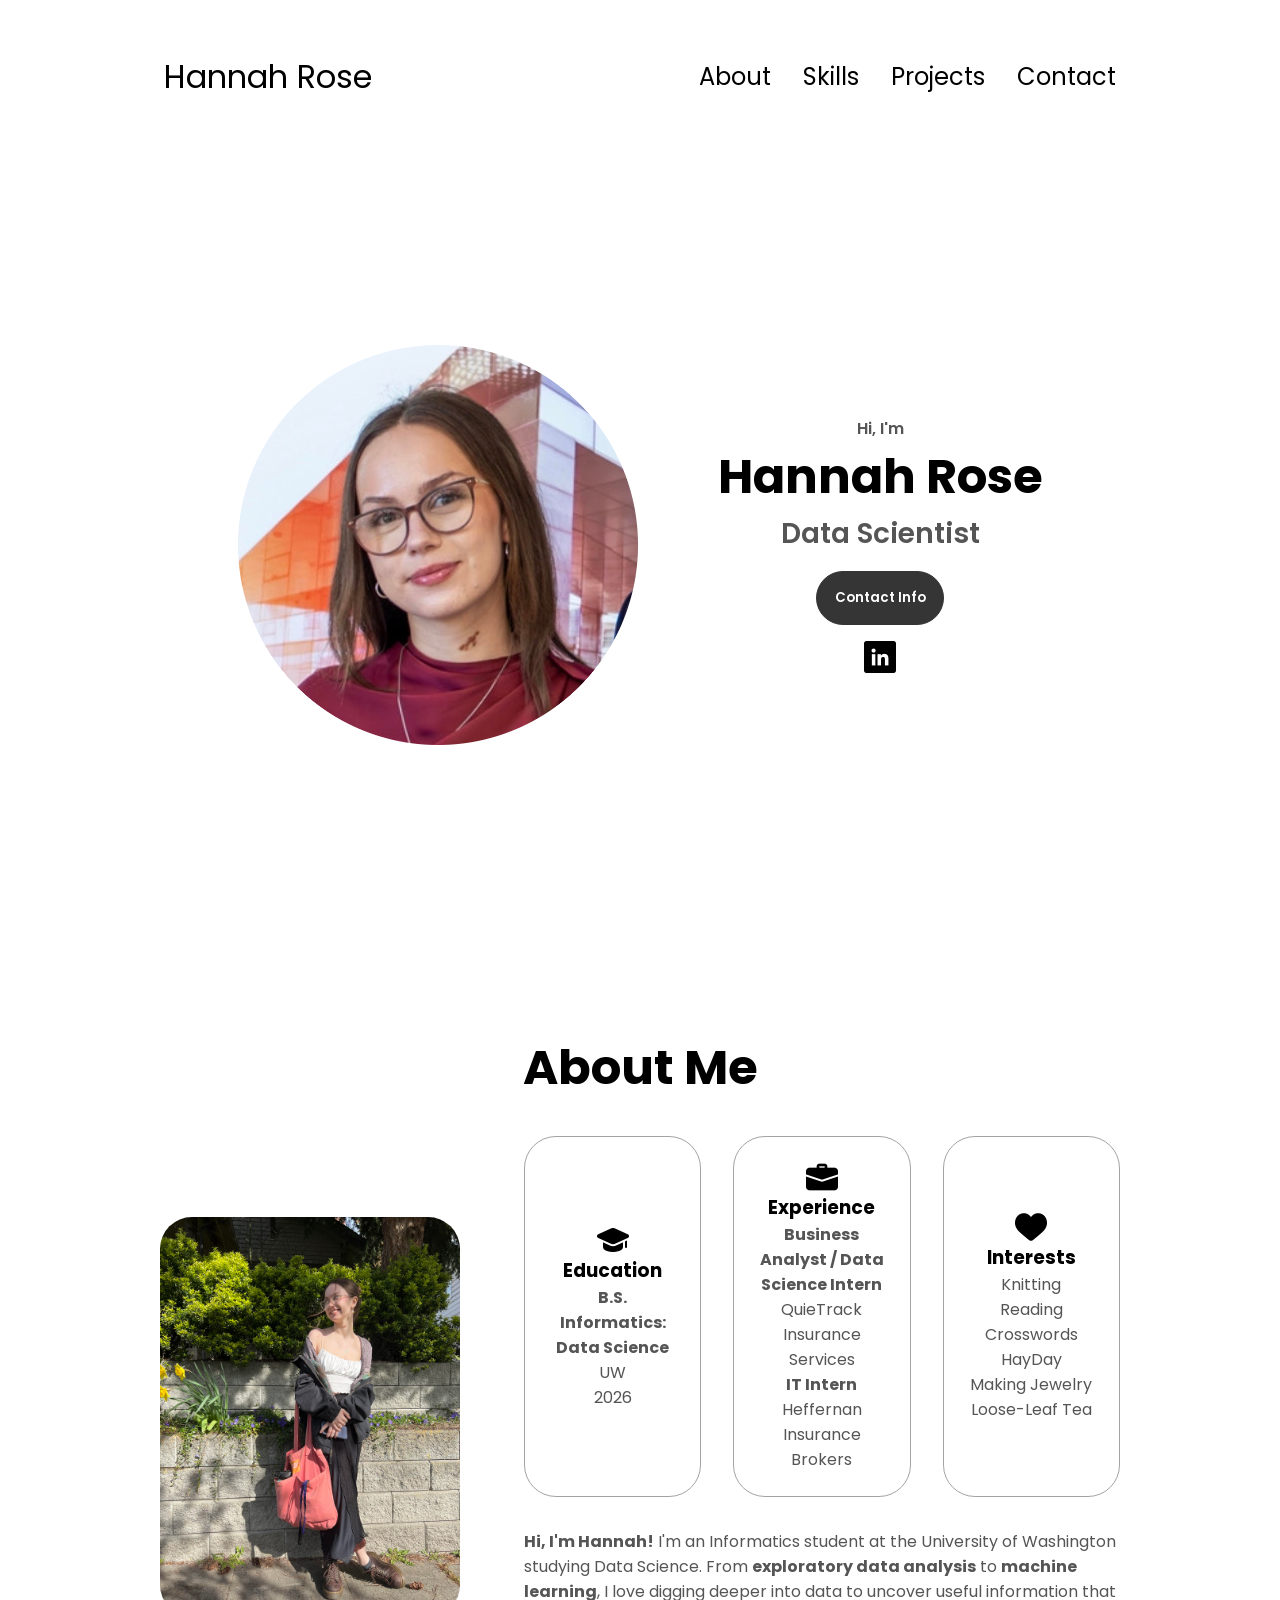
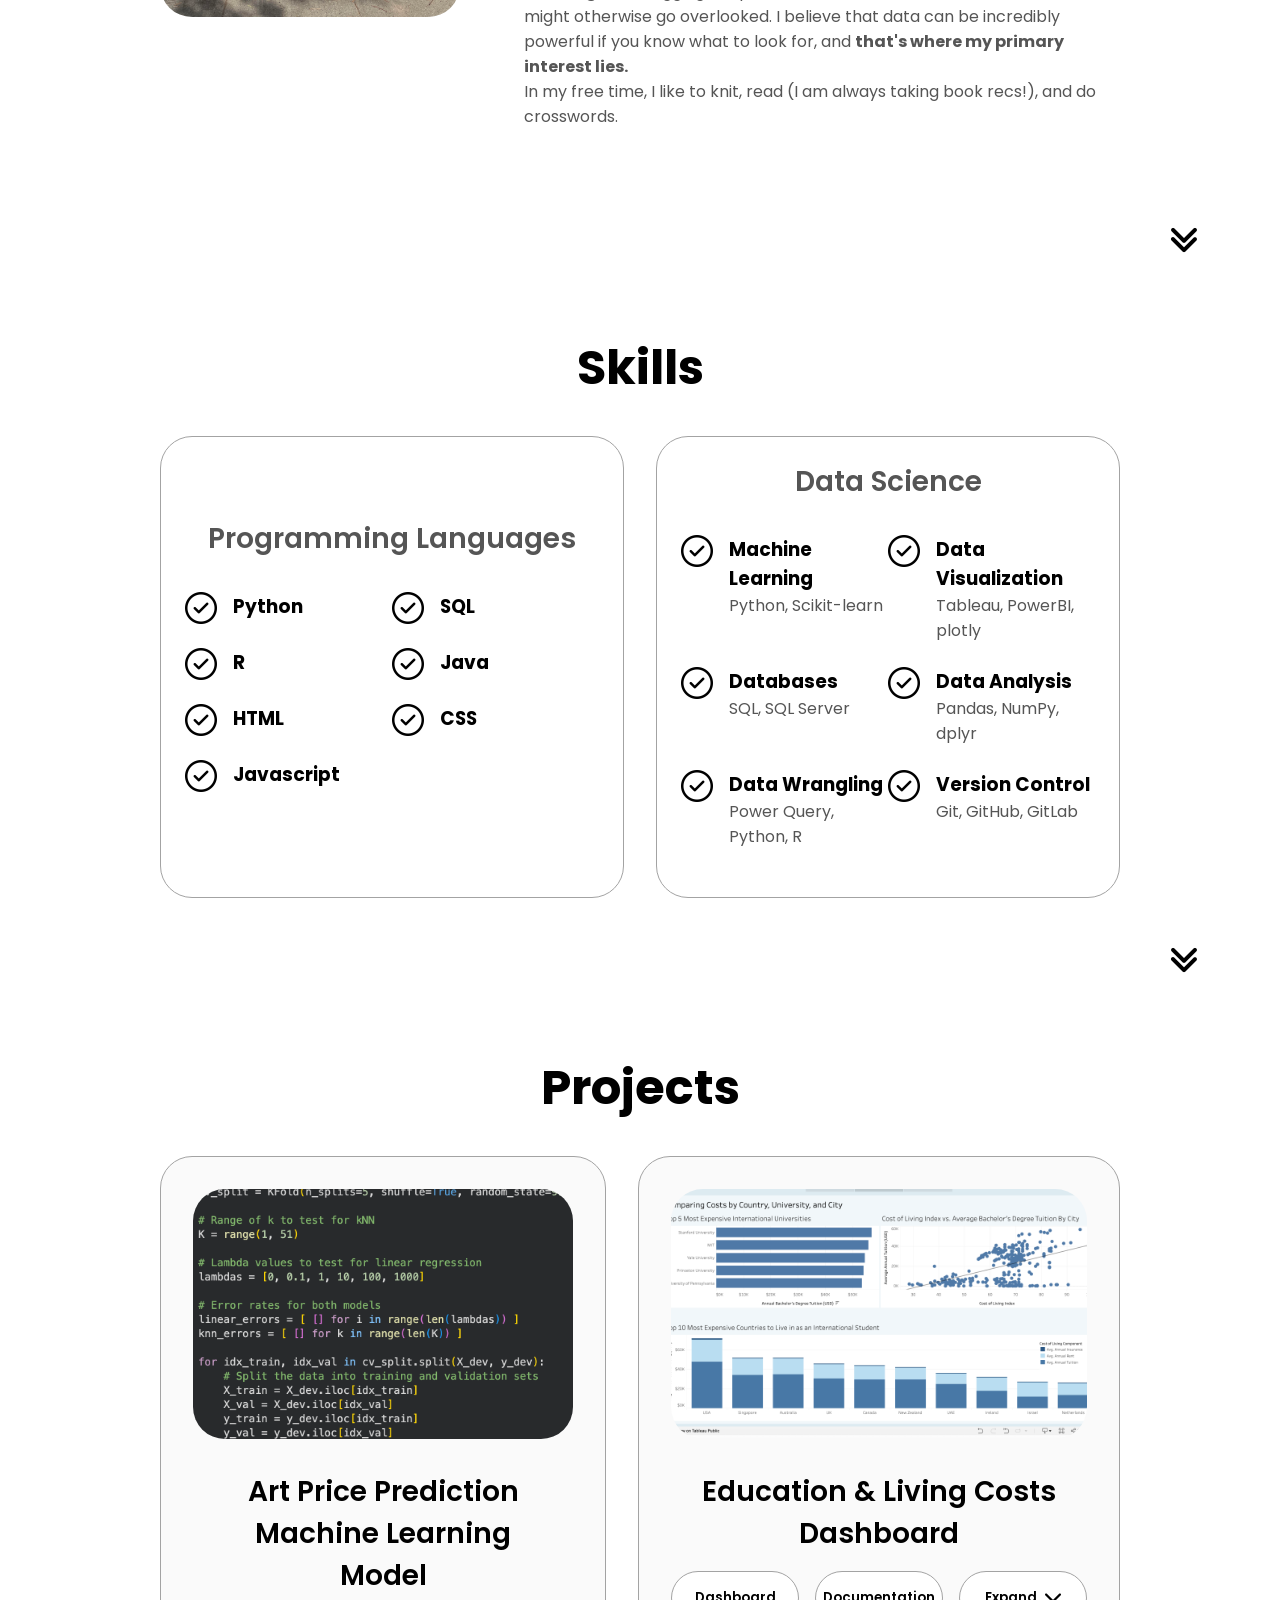
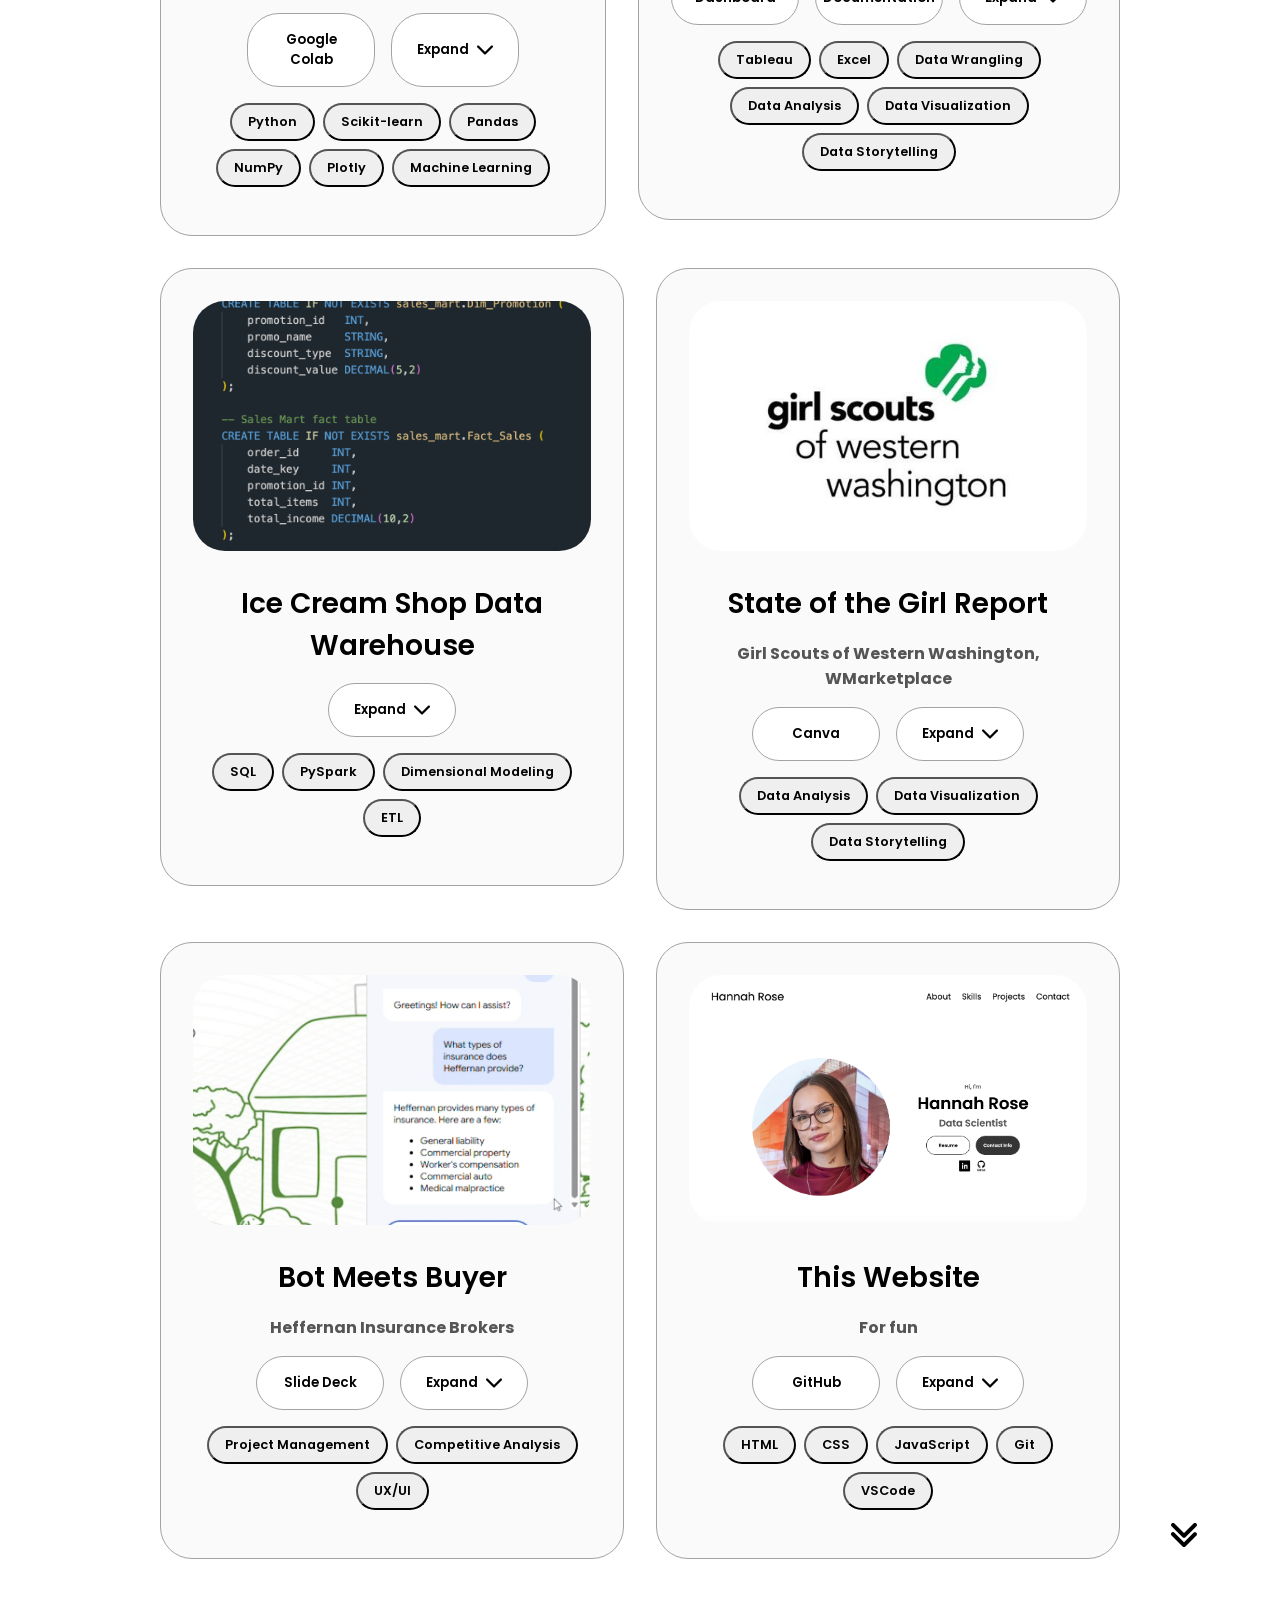
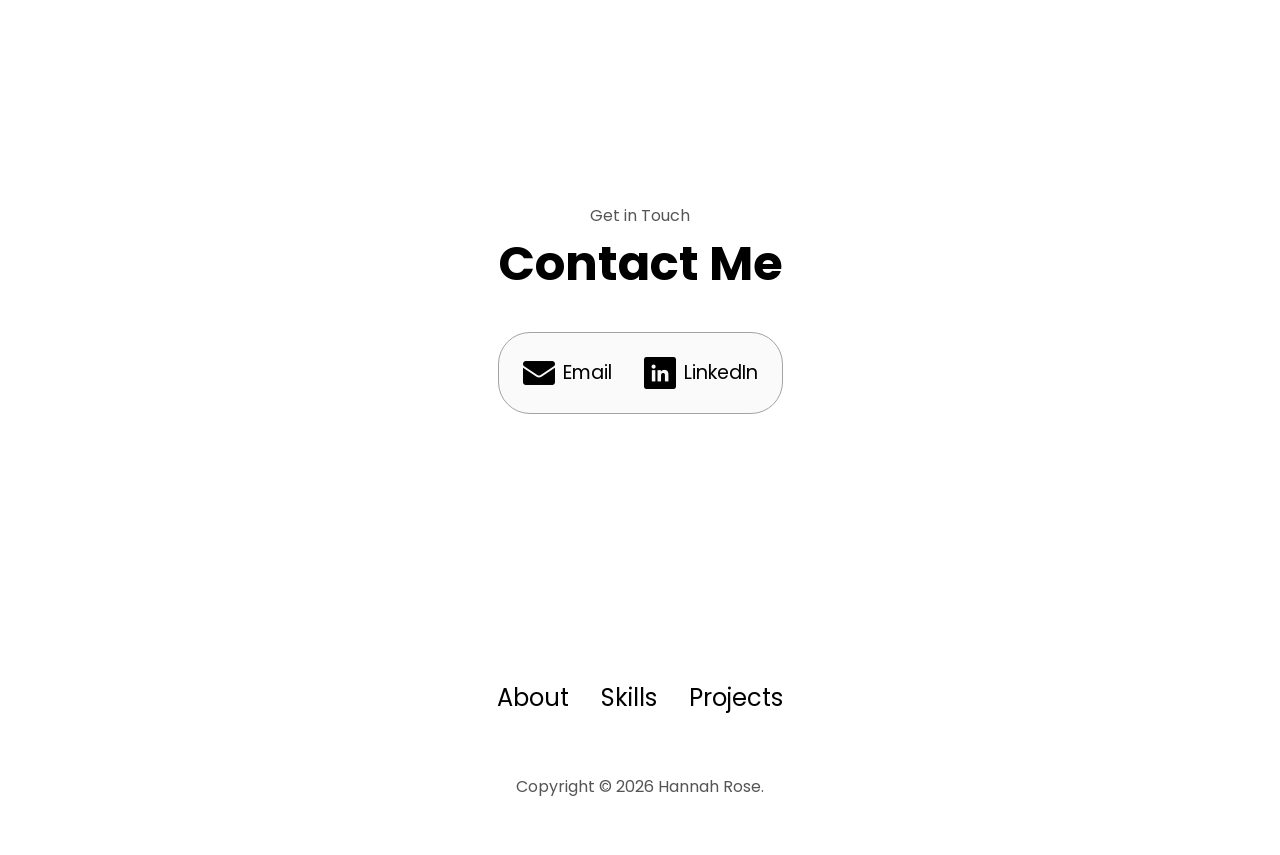
<file: index.html>
<!DOCTYPE html>
<html lang="en">
<head>
    <title>Hannah Rose</title>
    <meta charset="UTF-8">
    <meta name="viewport" content="width=device-width, initial-scale=1.0">
    <link rel="stylesheet" href="css/style.css">
    <link rel="stylesheet" href="css/mediaqueries.css">
    <link rel="icon" type="image/x-icon" href="./assets/profile-pic.png">

<body>
  <nav id="desktop-nav">
      <div class="logo">Hannah Rose</div>
      <div>
          <ul class="nav-links">
              <li><a href="#about">About</a></li>
              <li><a href="#skills">Skills</a></li>
              <li><a href="#projects">Projects</a></li>
              <li><a href="#contact">Contact</a></li>
          </ul>
      </div>
  </nav>
  <nav id="hamburger-nav">
      <div class="logo">Hannah Rose</div>
      <div class="hamburger-menu">
      <div class="hamburger-icon" onclick="toggleMenu()">
        <span></span>
        <span></span>
        <span></span>
      </div>
      <div class="menu-links">
        <li><a href="#about" onclick="toggleMenu()">About</a></li>
        <li><a href="#experience" onclick="toggleMenu()">Experience</a></li>
        <li><a href="#projects" onclick="toggleMenu()">Projects</a></li>
        <li><a href="#contact" onclick="toggleMenu()">Contact</a></li>
      </div>
    </div>
  </nav>
  <section id="profile">
      <div class="section__pic-container">
          <img src="./assets/profile-pic.png" alt="Hannah Rose Profile Picture"/>
      </div>
      <div class="section__text">
          <p class="section__text__p1">Hi, I'm</p>
          <h1 class="title">Hannah Rose</h1>
          <p class="section__text__p2">Data Scientist</p>
          <div class="btn-container">
              <button class="btn btn-color-1" onclick="location.href='./#contact'">
                  Contact Info
              </button>
          </div>
          <div id="socials-container">
              <img src="./assets/linkedin.png" alt="LinkedIn logo"
              class="icon" onclick="window.open('https://www.linkedin.com/in/hannah-j-rose/', '_blank')"/>
          </div> 
      </div>
      
  </section>
  <section id="about">
      <h1 class="title">About Me</h1>
      <div class="section-container">
          <div class="section__pic-container">
              <img src="./assets/personality-pic.jpg" alt="photo of white woman with brown hair, wearing a jacket, a white tank top, and a skirt, carrying a pink bag." class="about-pic"/>
          </div>
          <div class="about-details-container">
              <div class="about-containers">
                <div class="details-container">
                  <img src="./assets/graduation.png" alt="graduation cap icon" class="icon" />
                  <h3>Education</h3>
                  <p class="degree">B.S. Informatics:</p>
                  <p class="degree">Data Science<br /></p>
                  <p>UW</p>
                  <p>2026</p>  
                </div>
                <div class="details-container">
                      <img src="./assets/suitcase.png" alt="suitcase icon" class="icon"/>
                      <h3>Experience</h3>
                      <p class="degree">Business Analyst / Data Science Intern</p>
                      <p>QuieTrack Insurance Services</p>
                      <p class="degree">IT Intern</p>
                      <p>Heffernan Insurance Brokers</p>
                  </div>
                  <div class="details-container">
                      <img src="./assets/heart.png" alt="heart icon" class="icon"/>
                      <h3>Interests</h3>
                      <p>Knitting</p>
                      <p>Reading</p>
                      <p>Crosswords</p>
                      <p>HayDay</p>
                      <p>Making Jewelry</p>
                      <p>Loose-Leaf Tea</p>
                      <p></p>
                  </div>
              </div>
              <div class="text-container">
                  <p>
                      <strong>Hi, I'm Hannah!</strong> I'm an Informatics student at the University of Washington studying Data Science. From <strong>exploratory data analysis</strong> to <strong>machine learning</strong>, I love digging deeper into data to uncover useful information that might otherwise go overlooked. I believe that data can be incredibly powerful if you know what to look for, and <strong>that's where my primary interest lies.</strong>
                  </p>
                  <p>
                    In my free time, I like to knit, read (I am always taking book recs!), and do crosswords.
                  </p>
              </div>
          </div>
      </div>
      <img src="./assets/arrow.png" alt="arrow icon" class="icon arrow" onclick="location.href='./#skills'">
  </section>
  <section id="skills">
    <h1 class="title">Skills</h1>
    <div class="skills-details-container">
      <div class="about-containers">
        <div class="details-container">
          <h2 class="skills-subtitle">Programming Languages</h2>
          <div class="article-container">
            <article>
              <img src="./assets/check-mark.png" alt="Check mark" class="icon" />
              <div>
                <h3>Python</h3>
              </div>
            </article>
            <article>
              <img src="./assets/check-mark.png" alt="Check mark" class="icon" />
              <div>
                <h3>SQL</h3>
              </div>
            </article>
            <article>
              <img src="./assets/check-mark.png" alt="Check mark" class="icon" />
              <div>
                <h3>R</h3>
              </div>
            </article>
            <article>
              <img src="./assets/check-mark.png" alt="Check mark" class="icon" />
              <div>
                <h3>Java</h3>
              </div>
            </article>
            <article>
              <img src="./assets/check-mark.png" alt="Check mark" class="icon" />
              <div>
                <h3>HTML</h3>
              </div>
            </article>
            <article>
              <img src="./assets/check-mark.png" alt="Check mark" class="icon" />
              <div>
                <h3>CSS</h3>
              </div>
            </article>
            <article>
              <img src="./assets/check-mark.png" alt="Check mark" class="icon" />
              <div>
                <h3>Javascript</h3>
              </div>
            </article>
          </div>
        </div>
        <div class="details-container">
          <h2 class="skills-subtitle">Data Science</h2>
          <div class="article-container">
            <article>
              <img src="./assets/check-mark.png" alt="Check mark" class="icon" />
              <div>
                <h3>Machine Learning</h3>
                <p>Python, Scikit-learn</p>
              </div>
            </article>
            <article>
              <img src="./assets/check-mark.png" alt="Check mark" class="icon" />
              <div>
                <h3>Data Visualization</h3>
                <p>Tableau, PowerBI, plotly</p>
              </div>
            </article>
            <article>
              <img src="./assets/check-mark.png" alt="Check mark" class="icon" />
              <div>
                <h3>Databases</h3>
                <p>SQL, SQL Server</p>
              </div>
            </article>
            <article>
              <img src="./assets/check-mark.png" alt="Check mark" class="icon" />
              <div>
                <h3>Data Analysis</h3>
                <p>Pandas, NumPy, dplyr</p>
              </div>
            </article>
            <article>
              <img src="./assets/check-mark.png" alt="Check mark" class="icon" />
              <div>
                <h3>Data Wrangling</h3>
                <p>Power Query, Python, R</p>
              </div>
            </article>
            <article>
              <img src="./assets/check-mark.png" alt="Check mark" class="icon" />
              <div>
                <h3>Version Control</h3>
                <p>Git, GitHub, GitLab</p>
              </div>
            </article>
          </div>
        </div>
      </div>
    </div>
    <img src="./assets/arrow.png" alt="Arrow icon" class="icon arrow" onclick="location.href='./#projects'" />
  </section>
  <section id="projects">
    <h1 class="title">Projects</h1>
    <div class="skills-details-container">
      <div class="about-containers">
        <div class="details-container color-container">
          <div class="article-container">
            <img src="./assets/Colab.png" alt="Google Colab Screenshot" class="project-img"/>
          </div>
          <h2 class="skills-subtitle project-title">Art Price Prediction Machine Learning Model</h2>
          <div class="btn-container">
            <button class="btn btn-color-2 project-btn" onclick="window.open('https://colab.research.google.com/drive/1Jcdwm56y_BW7TEd4QZkJyex1OiayGRss?usp=sharing', '_blank')">Google Colab</button>
            <button class="btn btn-color-2 project-btn" onclick="toggleDescription(this)">
              <span class="btn-text">Expand</span>
              <img src="./assets/down-arrow.png" alt="arrow" class="btn-icon" />
            </button>
          </div>
          <p class="project-description">Using Scikit-learn, pandas, and NumPy, I created a machine learning model to predict the prices of art pieces based on a variety of factors including subject, style, medium, and mood from tabular data. I performed K-Fold Cross-Validation to select between a k-Nearest-Neighbors and Ridge Regression model. I used MSE, MAE, and MRE to evaluated the final model's prediction accuracy and determine whether the model tended to over- or under-predict art prices. I also created visualizations using Plotly, evaluating how the model performed on different price ranges and art styles.</p>
          <div class="btn-container project-skills">
            <button class="btn btn-color-3 project-skills-btn">Python</button>
            <button class="btn btn-color-3 project-skills-btn">Scikit-learn</button>
            <button class="btn btn-color-3 project-skills-btn">Pandas</button>
            <button class="btn btn-color-3 project-skills-btn">NumPy</button>
            <button class="btn btn-color-3 project-skills-btn">Plotly</button>
            <button class="btn btn-color-3 project-skills-btn">Machine Learning</button>
          </div>
        </div>
        <div class="details-container color-container">
          <div class="article-container">
            <img src="./assets/tableau-proj.png" alt="Screenshot of data report on education and living costs"
              class="project-img" />
          </div>
        
          <h2 class="skills-subtitle project-title">Education & Living Costs Dashboard</h2>
          <div class="btn-container">
            <button class="btn btn-color-2 project-btn"
              onclick="window.open('https://public.tableau.com/app/profile/hannah.rose8733/viz/InternationalEducationandLivingCostsDashboard/InternationalEducationandLivingCosts?publish=yes')">Dashboard</button>
            <button class="btn btn-color-2 project-btn" 
              onclick="window.open('./assets/tableau-project-documentation.pdf')">Documentation</button>
            <button class="btn btn-color-2 project-btn" onclick="toggleDescription(this)">
              <span class="btn-text">Expand</span>
              <img src="./assets/down-arrow.png" alt="arrow" class="btn-icon" />
            </button>
          </div>
          <p class="project-description">For my Interactive Information Visualization class, I created a Tableau data story examining student living expenses by university country, city, degree level, and major using public university and cost of living data sourced from Kaggle. I first created a draft dashboard in Excel, then imported and wrangled data in Tableau Prep Builder, and built out the final dashboard in Tableau. I discovered that the United States was the most expensive country to study abroad in by across the board, followed by Singapore, Australia, the UK, Canada, and New Zealand.</p>
          <div class="btn-container project-skills">
            <button class="btn btn-color-3 project-skills-btn">Tableau</button>
            <button class="btn btn-color-3 project-skills-btn">Excel</button>
            <button class="btn btn-color-3 project-skills-btn">Data Wrangling</button>
            <button class="btn btn-color-3 project-skills-btn">Data Analysis</button>
            <button class="btn btn-color-3 project-skills-btn">Data Visualization</button>
            <button class="btn btn-color-3 project-skills-btn">Data Storytelling</button>
          </div>
        </div>
        <div class="details-container color-container">
          <div class="article-container">
            <img src="./assets/databricks.png" alt="Screenshot of create table statements in Databricks" class="project-img" />
          </div>
        
          <h2 class="skills-subtitle project-title">Ice Cream Shop Data Warehouse</h2>
          <div class="btn-container">
            <button class="btn btn-color-2 project-btn" onclick="toggleDescription(this)">
              <span class="btn-text">Expand</span>
              <img src="./assets/down-arrow.png" alt="arrow" class="btn-icon" />
            </button>
          </div>
          <p class="project-description">For my Database Design and Management class, I designed and built a multi-part database
            system for a fictional ice cream shop. I started by designing an OLTP schema to support day-to-day shop operations, then built out a dimensional data warehouse with Sales and Flavor/Menu star schemas for reporting. I developed a Spark and Databricks ETL pipeline to move data from source to warehouse, and finished by designing a MongoDB-based customer loyalty program to explore NoSQL data modeling alongside the relational work.</p>
          <div class="btn-container project-skills">
            <button class="btn btn-color-3 project-skills-btn">SQL</button>
            <button class="btn btn-color-3 project-skills-btn">PySpark</button>
            <button class="btn btn-color-3 project-skills-btn">Dimensional Modeling</button>
            <button class="btn btn-color-3 project-skills-btn">ETL</button>
          </div>
        </div>
        <div class="details-container color-container">
          <div class="article-container">
            <img src="./assets/GSWWlogo2.jpg" alt="Screenshot of data report on Washington State girls' mental health" class="project-img" />
          </div>
        
          <h2 class="skills-subtitle project-title">State of the Girl Report</h2>
          <p class="degree">Girl Scouts of Western Washington, WMarketplace</p>
          <div class="btn-container">
            <button class="btn btn-color-2 project-btn" onclick="window.open('https://canva.link/261jj41zdt0mjlv')">Canva</button>
            <button class="btn btn-color-2 project-btn" onclick="toggleDescription(this)">
              <span class="btn-text">Expand</span>
              <img src="./assets/down-arrow.png" alt="arrow" class="btn-icon" />
            </button>
          </div>
          <p class="project-description">For my capstone, I worked in a team of five, partnering with the Girl Scouts of Western Washington and WMarketplace, to create the first-of-its-kind Washington State of the Girl Report. Our goal was to provide a snapshot of how girls are doing in WA to guide policy, funding, and programming decisions. We researched how girls are performing in five main categories – physical health, emotional health, social wellness, academic and career readiness, and safety – and created a detailed report showcasing our findings. My primary focus was the research, design, and creation of the Emotional Health section.</p>
          <div class="btn-container project-skills">
            <button class="btn btn-color-3 project-skills-btn">Data Analysis</button>
            <button class="btn btn-color-3 project-skills-btn">Data Visualization</button>
            <button class="btn btn-color-3 project-skills-btn">Data Storytelling</button>
          </div>
        </div>
        
        <div class="details-container color-container">
          <div class="article-container">
            <img src="./assets/Bot.png" alt="Screenshot of data report on Washington State girls' mental health"
              class="project-img" />
          </div>
        
          <h2 class="skills-subtitle project-title">Bot Meets Buyer</h2>
          <p class="degree">Heffernan Insurance Brokers</p>
          <div class="btn-container">
            <button class="btn btn-color-2 project-btn" onclick="window.open('./assets/bot-meets-buyer.pdf')">Slide Deck</button>
            <button class="btn btn-color-2 project-btn" onclick="toggleDescription(this)">
              <span class="btn-text">Expand</span>
              <img src="./assets/down-arrow.png" alt="arrow" class="btn-icon" />
            </button>
          </div>
          <p class="project-description">During my internship with Heffernan Insurance Brokers, I led a four-person group in designing and piloting a custom customer support chatbot to their company website using Google DialogFlow. I performed a competitive analysis on several chatbot platforms, evaluated client use cases, and designed and developed the chatbot based on stakeholder requirements. As project manager, I coordinated team meetings, ensured deliverables were completed on time, led the development process, and presented our result and recommendations for rollout to company executies.</p>
          <div class="btn-container project-skills">
            <button class="btn btn-color-3 project-skills-btn">Project Management</button>
            <button class="btn btn-color-3 project-skills-btn">Competitive Analysis</button>
            <button class="btn btn-color-3 project-skills-btn">UX/UI</button>
          </div>
        </div>
        <div class="details-container color-container">
          <div class="article-container">
            <img src="./assets/Website.png" alt="Screenshot of the landing page of this website" class="project-img" />
          </div>
          <h2 class="skills-subtitle project-title">This Website</h2>
          <p class="degree">For fun</p>
          <div class="btn-container">
            <button class="btn btn-color-2 project-btn" onclick="window.open('https://github.com/hannahjanerose/portfolio')">GitHub</button>
            <button class="btn btn-color-2 project-btn" onclick="toggleDescription(this)">
              <span class="btn-text">Expand</span>
              <img src="./assets/down-arrow.png" alt="arrow" class="btn-icon" />
            </button>
          </div>
          <p class="project-description">Woah, meta. <br> I figured it would be way cooler to be able to say that I built my own portfolio website than to use a website builder. I am definitely no web developer, but I was able to use the skills I gained from my Client Side Development class to build this portfolio website with some basic HTML, CSS, and JavaScript. I managed version control with GitHub and deployed the website using CloudFlare. In total, this only took me about 2 days. Not too bad, if I say so myself.</p>
          <div class="btn-container project-skills">
            <button class="btn btn-color-3 project-skills-btn">HTML</button>
            <button class="btn btn-color-3 project-skills-btn">CSS</button>
            <button class="btn btn-color-3 project-skills-btn">JavaScript</button>
            <button class="btn btn-color-3 project-skills-btn">Git</button>
            <button class="btn btn-color-3 project-skills-btn">VSCode</button>
          </div>
        </div>
      </div>
    </div>
    <img src="./assets/arrow.png" alt="Arrow icon" class="icon arrow" onclick="location.href='./#contact'" />
  </section>
  <section id="contact">
    <p class="section__text__p1">Get in Touch</p>
    <h1 class="title">Contact Me</h1>
    <div class="contact-info-upper-container">
      <div class="contact-info-container">
        <img src="./assets/email.png" alt="Email icon" class="icon contact-icon" />
        <p><a href="mailto:hannah-j-rose@outlook.com">Email</a></p>
      </div>
      <div class="contact-info-container">
        <img src="./assets/linkedin.png" alt="linkedin icon" class="icon contact-icon" />
        <p><a href="https://www.linkedin.com/in/hannah-j-rose/">LinkedIn</a></p>
      </div>
    </div>
  </section>
  <footer>
    <nav>
      <div class="nav-links-container">
        <ul class="nav-links">
          <li><a href="#about">About</a></li>
          <li><a href="#skills">Skills</a></li>
          <li><a href="#projects">Projects</a></li>
        </ul>
      </div>
    </nav>
    <p>Copyright &#169; 2026 Hannah Rose.</p>
  </footer>
    <script src="script.js"></script>
</body>
</html>
</file>
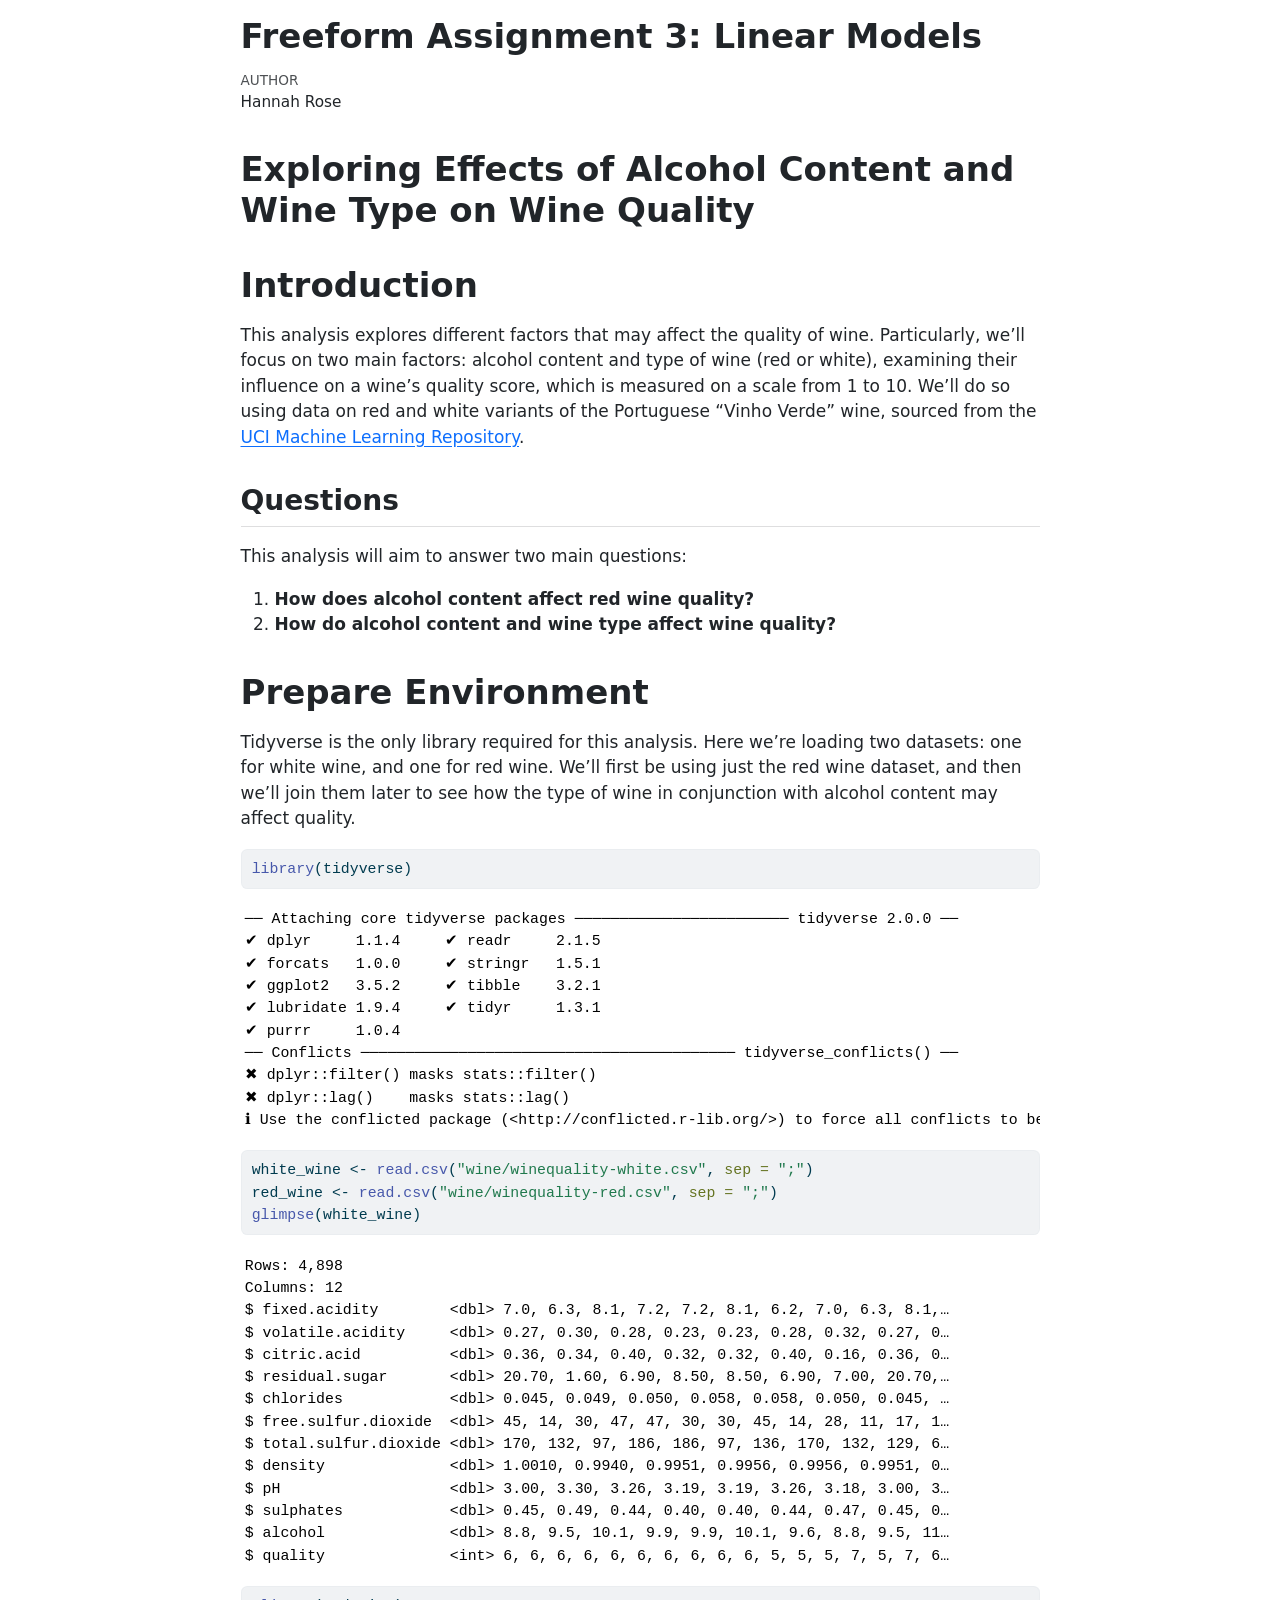
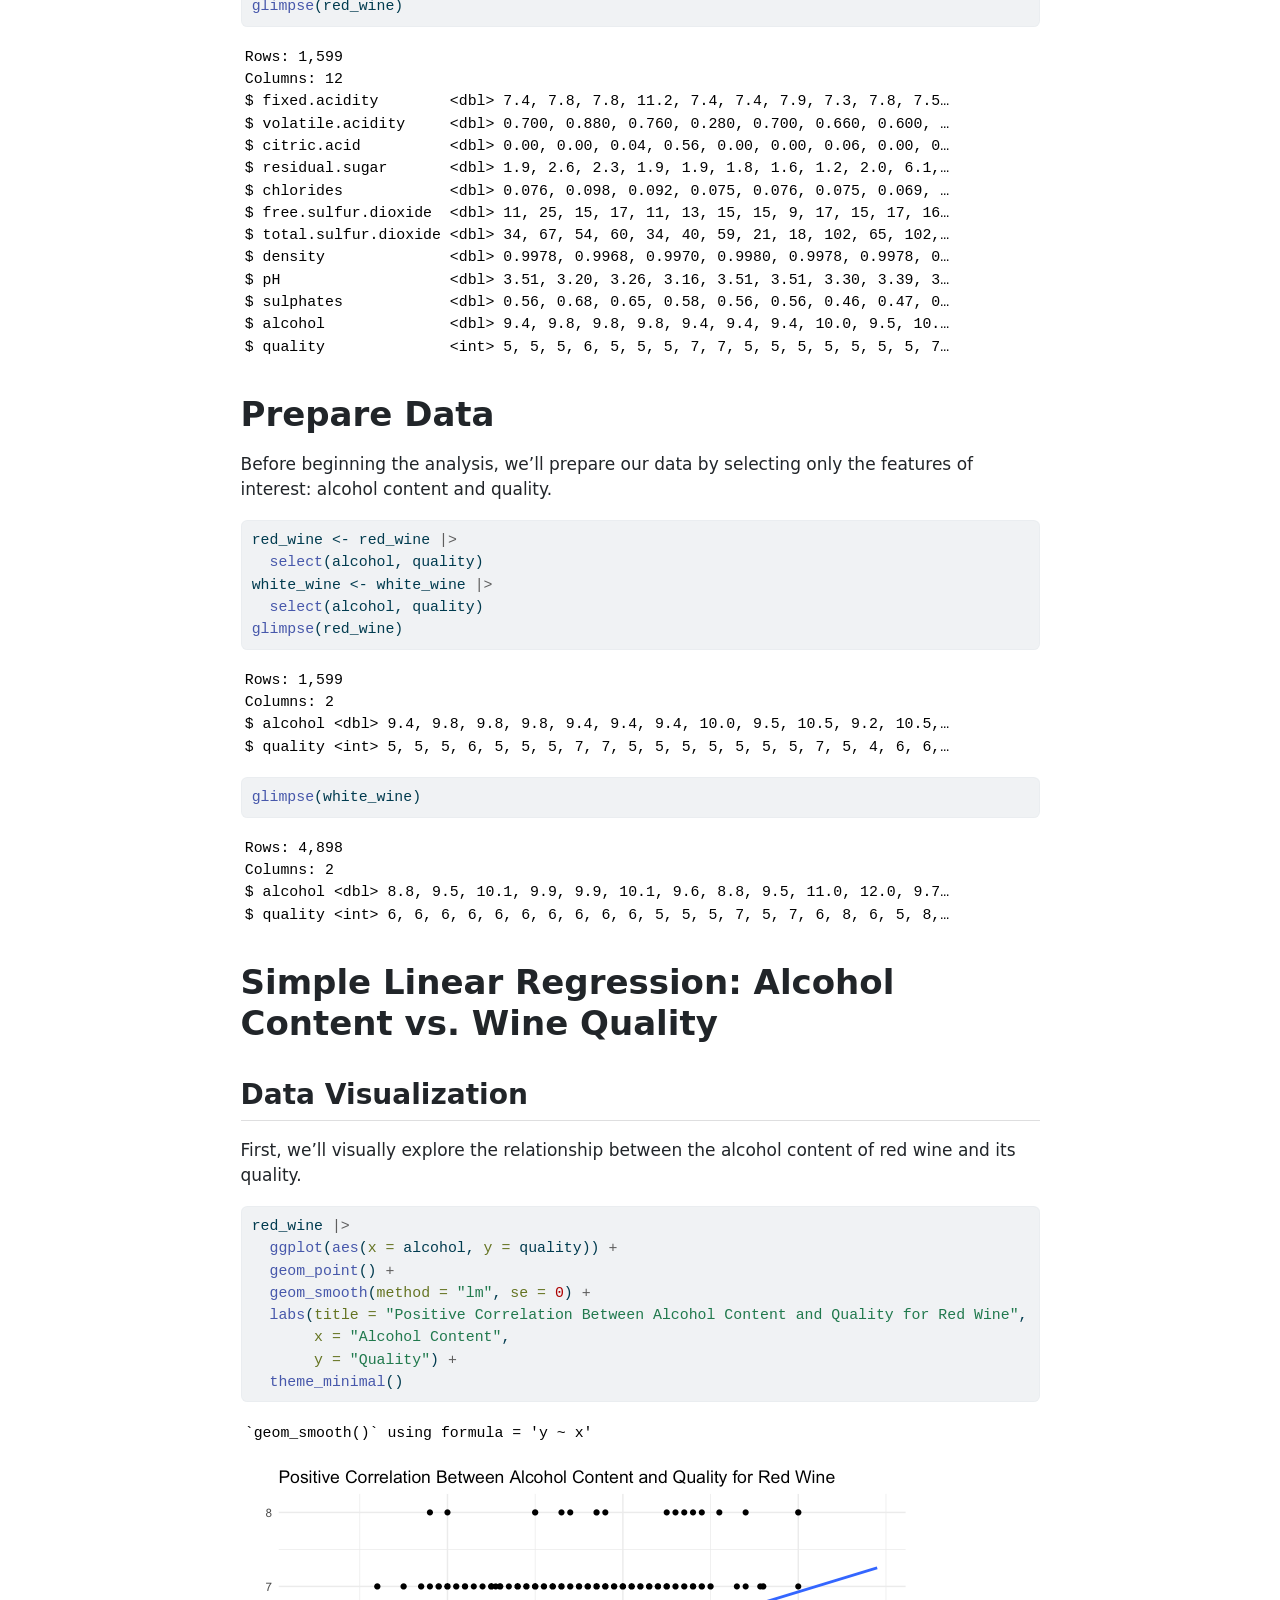
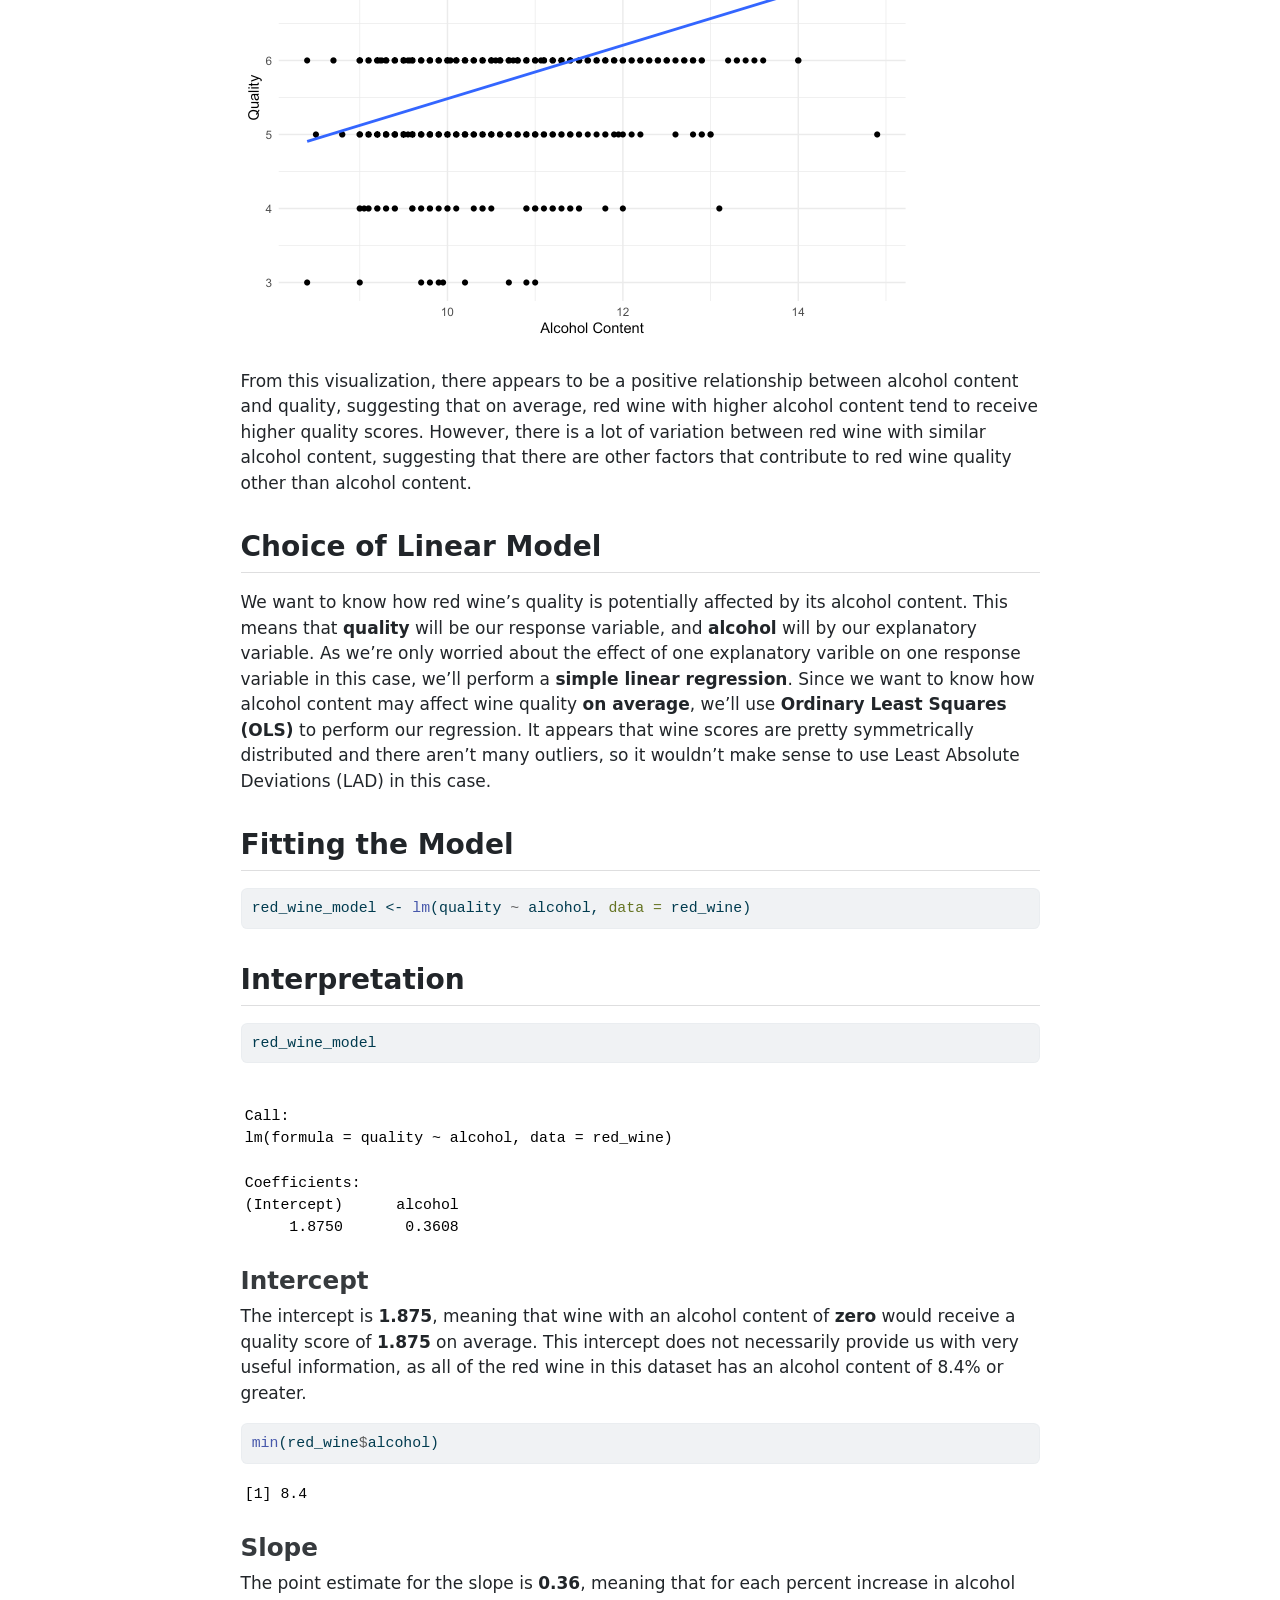
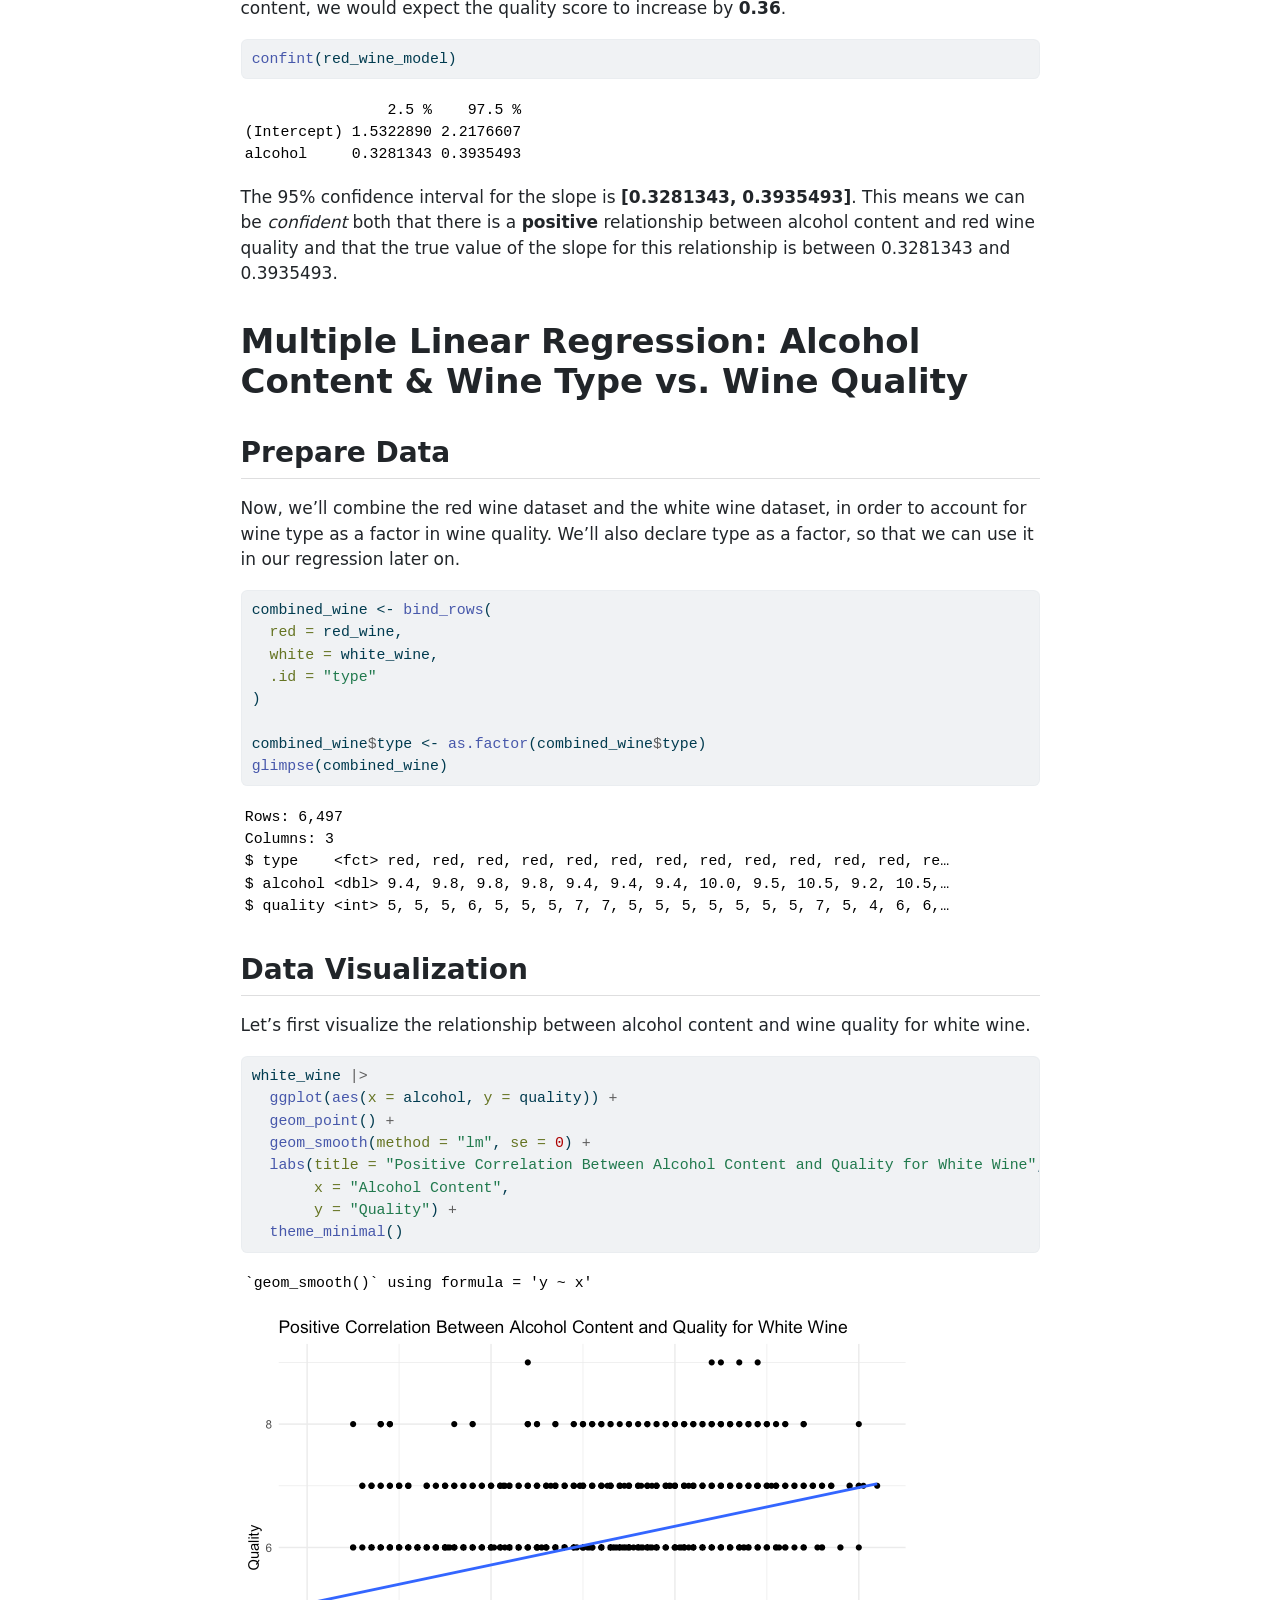
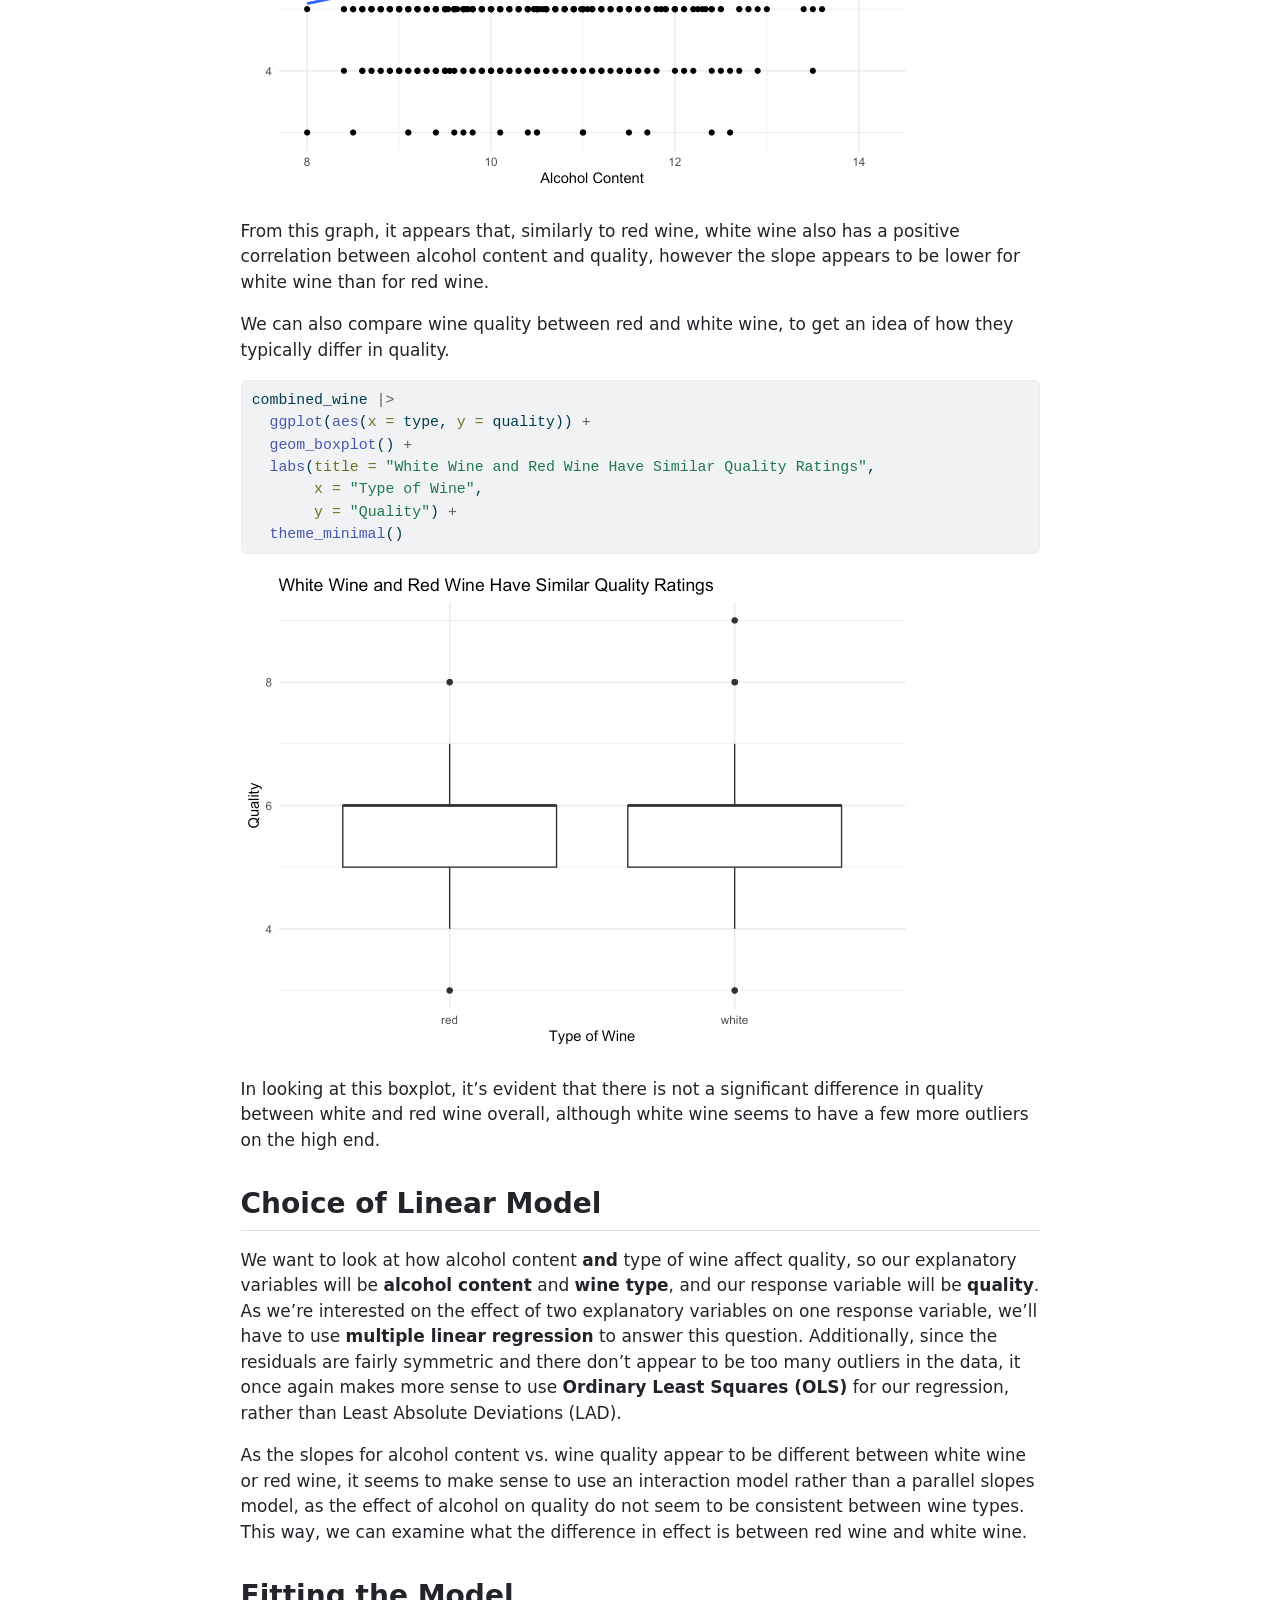
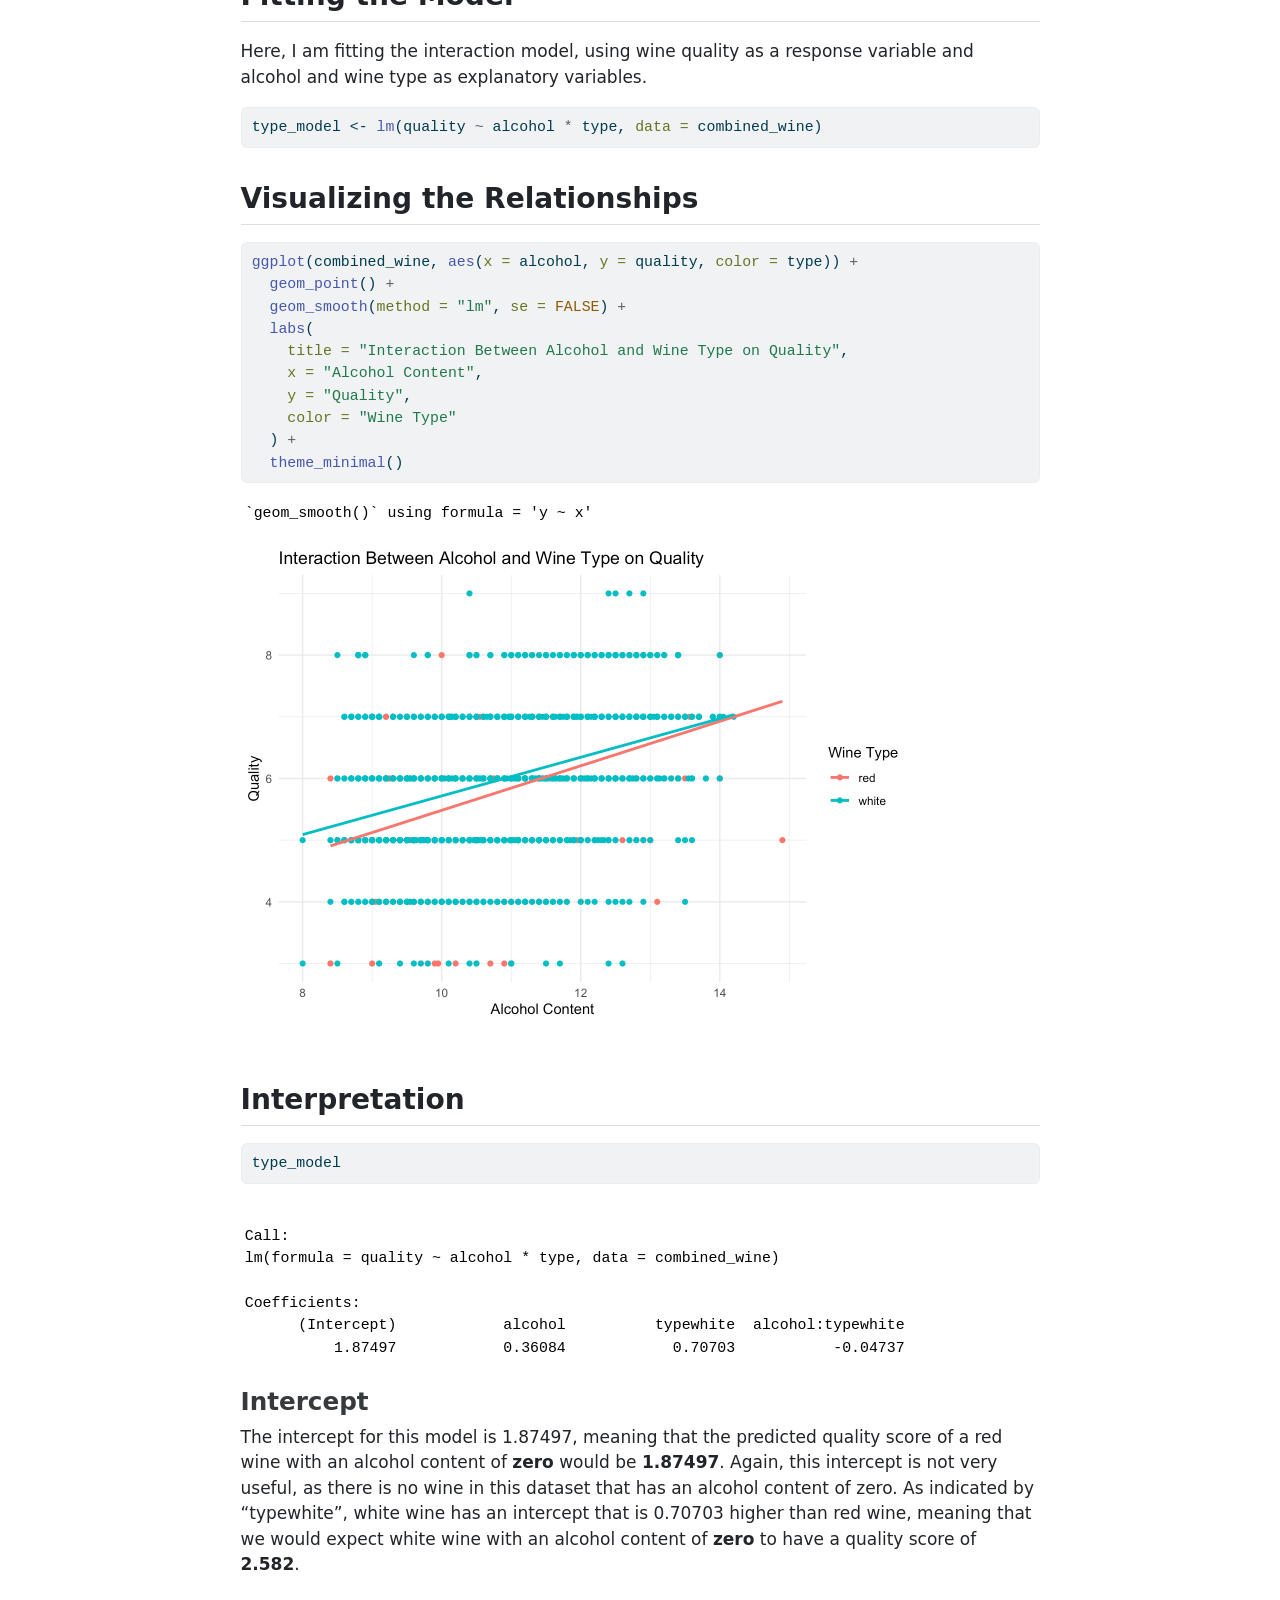
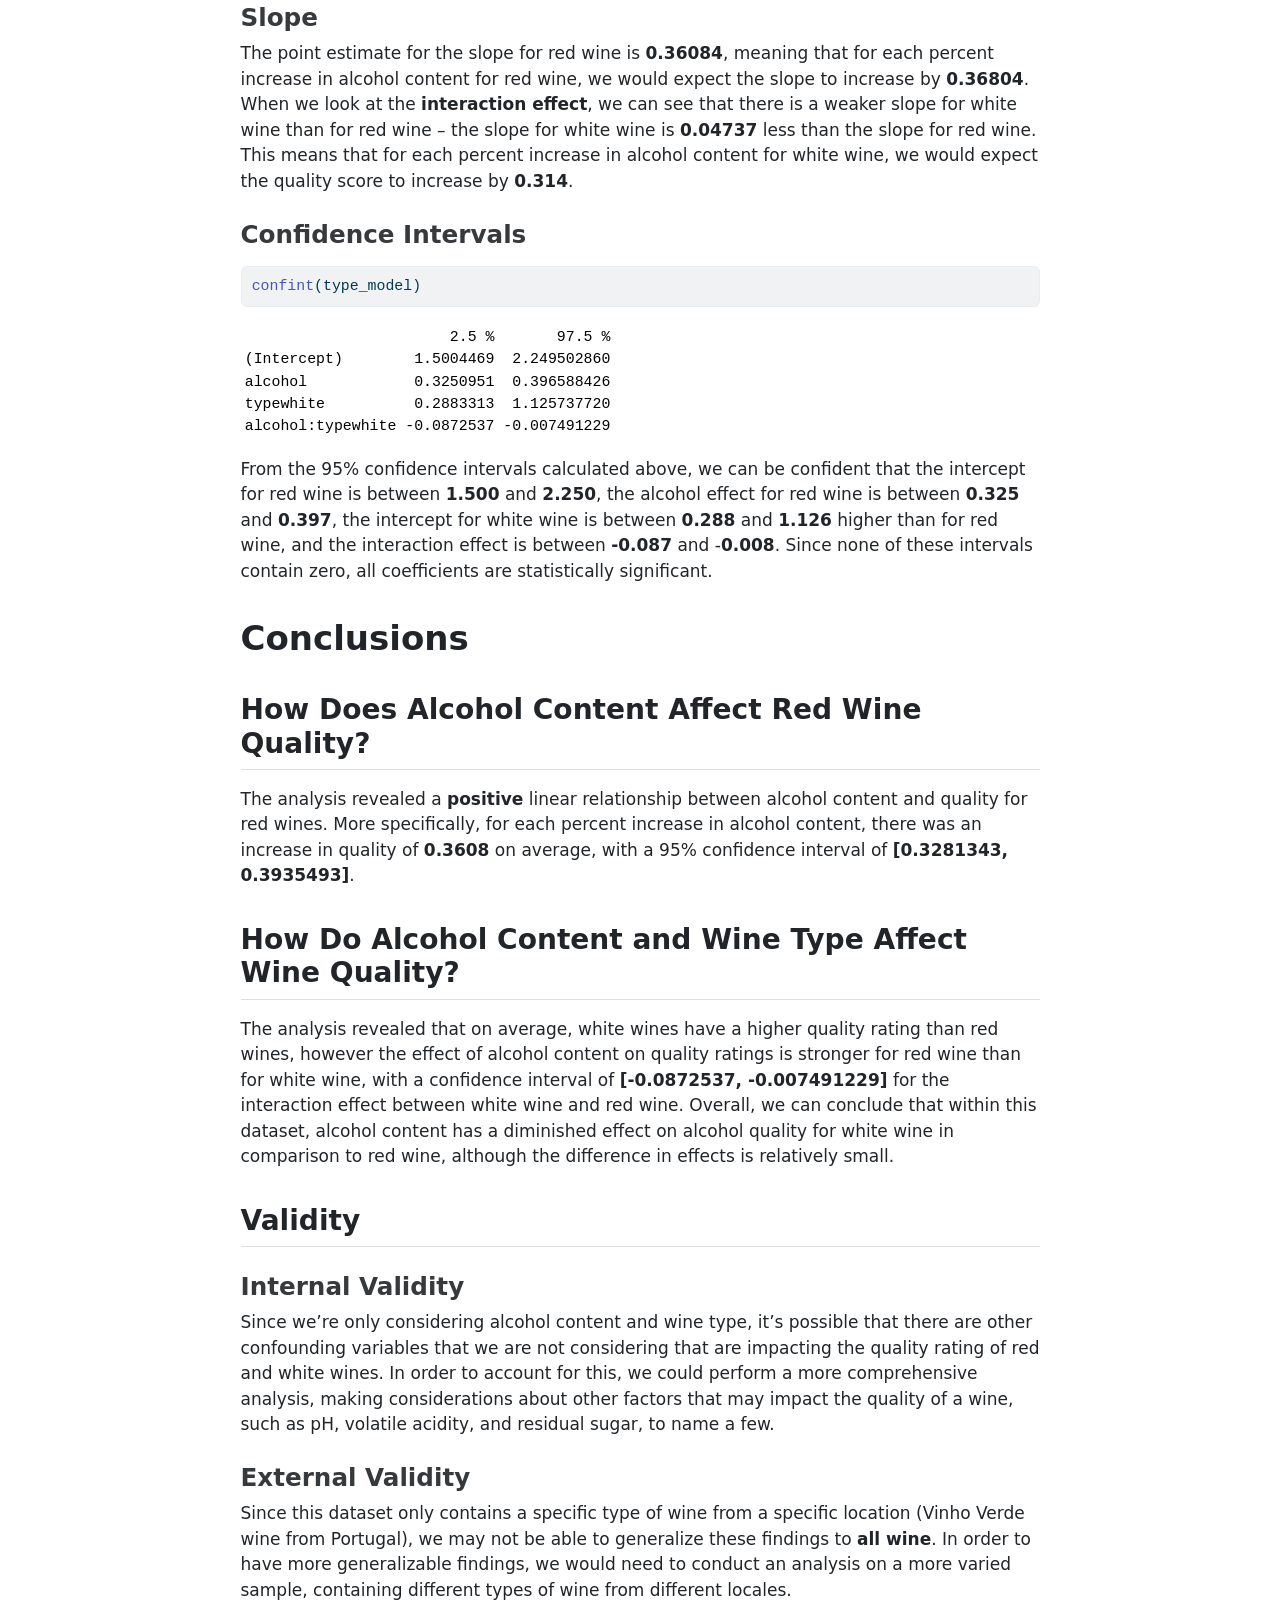
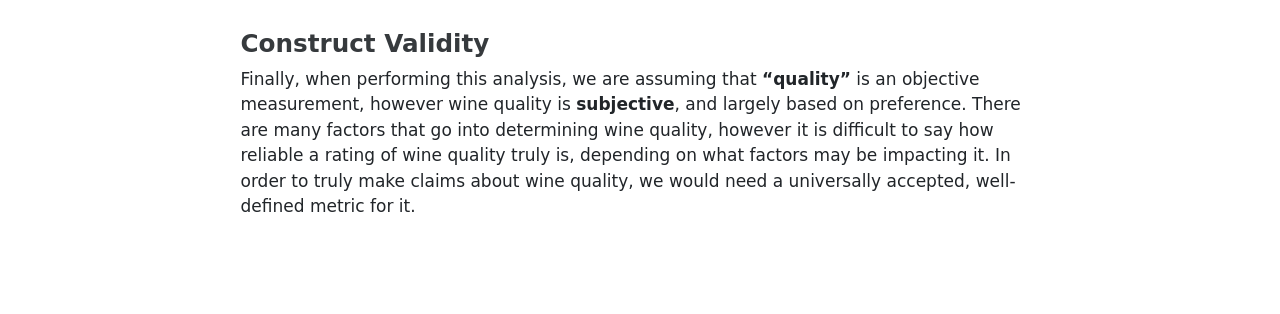
<file: assets/FA3.html>
<!DOCTYPE html>
<html xmlns="http://www.w3.org/1999/xhtml" lang="en" xml:lang="en"><head>

<meta charset="utf-8">
<meta name="generator" content="quarto-1.6.42">

<meta name="viewport" content="width=device-width, initial-scale=1.0, user-scalable=yes">

<meta name="author" content="Hannah Rose">

<title>Freeform Assignment 3: Linear Models</title>
<style>
code{white-space: pre-wrap;}
span.smallcaps{font-variant: small-caps;}
div.columns{display: flex; gap: min(4vw, 1.5em);}
div.column{flex: auto; overflow-x: auto;}
div.hanging-indent{margin-left: 1.5em; text-indent: -1.5em;}
ul.task-list{list-style: none;}
ul.task-list li input[type="checkbox"] {
  width: 0.8em;
  margin: 0 0.8em 0.2em -1em; /* quarto-specific, see https://github.com/quarto-dev/quarto-cli/issues/4556 */ 
  vertical-align: middle;
}
/* CSS for syntax highlighting */
pre > code.sourceCode { white-space: pre; position: relative; }
pre > code.sourceCode > span { line-height: 1.25; }
pre > code.sourceCode > span:empty { height: 1.2em; }
.sourceCode { overflow: visible; }
code.sourceCode > span { color: inherit; text-decoration: inherit; }
div.sourceCode { margin: 1em 0; }
pre.sourceCode { margin: 0; }
@media screen {
div.sourceCode { overflow: auto; }
}
@media print {
pre > code.sourceCode { white-space: pre-wrap; }
pre > code.sourceCode > span { display: inline-block; text-indent: -5em; padding-left: 5em; }
}
pre.numberSource code
  { counter-reset: source-line 0; }
pre.numberSource code > span
  { position: relative; left: -4em; counter-increment: source-line; }
pre.numberSource code > span > a:first-child::before
  { content: counter(source-line);
    position: relative; left: -1em; text-align: right; vertical-align: baseline;
    border: none; display: inline-block;
    -webkit-touch-callout: none; -webkit-user-select: none;
    -khtml-user-select: none; -moz-user-select: none;
    -ms-user-select: none; user-select: none;
    padding: 0 4px; width: 4em;
  }
pre.numberSource { margin-left: 3em;  padding-left: 4px; }
div.sourceCode
  {   }
@media screen {
pre > code.sourceCode > span > a:first-child::before { text-decoration: underline; }
}
</style>


<script src="FA3_files/libs/clipboard/clipboard.min.js"></script>
<script src="FA3_files/libs/quarto-html/quarto.js"></script>
<script src="FA3_files/libs/quarto-html/popper.min.js"></script>
<script src="FA3_files/libs/quarto-html/tippy.umd.min.js"></script>
<script src="FA3_files/libs/quarto-html/anchor.min.js"></script>
<link href="FA3_files/libs/quarto-html/tippy.css" rel="stylesheet">
<link href="FA3_files/libs/quarto-html/quarto-syntax-highlighting-2f5df379a58b258e96c21c0638c20c03.css" rel="stylesheet" id="quarto-text-highlighting-styles">
<script src="FA3_files/libs/bootstrap/bootstrap.min.js"></script>
<link href="FA3_files/libs/bootstrap/bootstrap-icons.css" rel="stylesheet">
<link href="FA3_files/libs/bootstrap/bootstrap-c0367b04c37547644fece4185067e4a7.min.css" rel="stylesheet" append-hash="true" id="quarto-bootstrap" data-mode="light">


</head>

<body class="fullcontent">

<div id="quarto-content" class="page-columns page-rows-contents page-layout-article">

<main class="content" id="quarto-document-content">

<header id="title-block-header" class="quarto-title-block default">
<div class="quarto-title">
<h1 class="title">Freeform Assignment 3: Linear Models</h1>
</div>



<div class="quarto-title-meta">

    <div>
    <div class="quarto-title-meta-heading">Author</div>
    <div class="quarto-title-meta-contents">
             <p>Hannah Rose </p>
          </div>
  </div>
    
  
    
  </div>
  


</header>


<section id="exploring-effects-of-alcohol-content-and-wine-type-on-wine-quality" class="level1">
<h1>Exploring Effects of Alcohol Content and Wine Type on Wine Quality</h1>
</section>
<section id="introduction" class="level1">
<h1>Introduction</h1>
<p>This analysis explores different factors that may affect the quality of wine. Particularly, we’ll focus on two main factors: alcohol content and type of wine (red or white), examining their influence on a wine’s quality score, which is measured on a scale from 1 to 10. We’ll do so using data on red and white variants of the Portuguese “Vinho Verde” wine, sourced from the <a href="https://archive.ics.uci.edu/dataset/186/wine+quality">UCI Machine Learning Repository</a>.</p>
<section id="questions" class="level2">
<h2 class="anchored" data-anchor-id="questions">Questions</h2>
<p>This analysis will aim to answer two main questions:</p>
<ol type="1">
<li><strong>How does alcohol content affect red wine quality?</strong></li>
<li><strong>How do alcohol content and wine type affect wine quality?</strong></li>
</ol>
</section>
</section>
<section id="prepare-environment" class="level1">
<h1>Prepare Environment</h1>
<p>Tidyverse is the only library required for this analysis. Here we’re loading two datasets: one for white wine, and one for red wine. We’ll first be using just the red wine dataset, and then we’ll join them later to see how the type of wine in conjunction with alcohol content may affect quality.</p>
<div class="cell">
<div class="sourceCode cell-code" id="cb1"><pre class="sourceCode r code-with-copy"><code class="sourceCode r"><span id="cb1-1"><a href="#cb1-1" aria-hidden="true" tabindex="-1"></a><span class="fu">library</span>(tidyverse)</span></code><button title="Copy to Clipboard" class="code-copy-button"><i class="bi"></i></button></pre></div>
<div class="cell-output cell-output-stderr">
<pre><code>── Attaching core tidyverse packages ──────────────────────── tidyverse 2.0.0 ──
✔ dplyr     1.1.4     ✔ readr     2.1.5
✔ forcats   1.0.0     ✔ stringr   1.5.1
✔ ggplot2   3.5.2     ✔ tibble    3.2.1
✔ lubridate 1.9.4     ✔ tidyr     1.3.1
✔ purrr     1.0.4     
── Conflicts ────────────────────────────────────────── tidyverse_conflicts() ──
✖ dplyr::filter() masks stats::filter()
✖ dplyr::lag()    masks stats::lag()
ℹ Use the conflicted package (&lt;http://conflicted.r-lib.org/&gt;) to force all conflicts to become errors</code></pre>
</div>
<div class="sourceCode cell-code" id="cb3"><pre class="sourceCode r code-with-copy"><code class="sourceCode r"><span id="cb3-1"><a href="#cb3-1" aria-hidden="true" tabindex="-1"></a>white_wine <span class="ot">&lt;-</span> <span class="fu">read.csv</span>(<span class="st">"wine/winequality-white.csv"</span>, <span class="at">sep =</span> <span class="st">";"</span>)</span>
<span id="cb3-2"><a href="#cb3-2" aria-hidden="true" tabindex="-1"></a>red_wine <span class="ot">&lt;-</span> <span class="fu">read.csv</span>(<span class="st">"wine/winequality-red.csv"</span>, <span class="at">sep =</span> <span class="st">";"</span>)</span>
<span id="cb3-3"><a href="#cb3-3" aria-hidden="true" tabindex="-1"></a><span class="fu">glimpse</span>(white_wine)</span></code><button title="Copy to Clipboard" class="code-copy-button"><i class="bi"></i></button></pre></div>
<div class="cell-output cell-output-stdout">
<pre><code>Rows: 4,898
Columns: 12
$ fixed.acidity        &lt;dbl&gt; 7.0, 6.3, 8.1, 7.2, 7.2, 8.1, 6.2, 7.0, 6.3, 8.1,…
$ volatile.acidity     &lt;dbl&gt; 0.27, 0.30, 0.28, 0.23, 0.23, 0.28, 0.32, 0.27, 0…
$ citric.acid          &lt;dbl&gt; 0.36, 0.34, 0.40, 0.32, 0.32, 0.40, 0.16, 0.36, 0…
$ residual.sugar       &lt;dbl&gt; 20.70, 1.60, 6.90, 8.50, 8.50, 6.90, 7.00, 20.70,…
$ chlorides            &lt;dbl&gt; 0.045, 0.049, 0.050, 0.058, 0.058, 0.050, 0.045, …
$ free.sulfur.dioxide  &lt;dbl&gt; 45, 14, 30, 47, 47, 30, 30, 45, 14, 28, 11, 17, 1…
$ total.sulfur.dioxide &lt;dbl&gt; 170, 132, 97, 186, 186, 97, 136, 170, 132, 129, 6…
$ density              &lt;dbl&gt; 1.0010, 0.9940, 0.9951, 0.9956, 0.9956, 0.9951, 0…
$ pH                   &lt;dbl&gt; 3.00, 3.30, 3.26, 3.19, 3.19, 3.26, 3.18, 3.00, 3…
$ sulphates            &lt;dbl&gt; 0.45, 0.49, 0.44, 0.40, 0.40, 0.44, 0.47, 0.45, 0…
$ alcohol              &lt;dbl&gt; 8.8, 9.5, 10.1, 9.9, 9.9, 10.1, 9.6, 8.8, 9.5, 11…
$ quality              &lt;int&gt; 6, 6, 6, 6, 6, 6, 6, 6, 6, 6, 5, 5, 5, 7, 5, 7, 6…</code></pre>
</div>
<div class="sourceCode cell-code" id="cb5"><pre class="sourceCode r code-with-copy"><code class="sourceCode r"><span id="cb5-1"><a href="#cb5-1" aria-hidden="true" tabindex="-1"></a><span class="fu">glimpse</span>(red_wine)</span></code><button title="Copy to Clipboard" class="code-copy-button"><i class="bi"></i></button></pre></div>
<div class="cell-output cell-output-stdout">
<pre><code>Rows: 1,599
Columns: 12
$ fixed.acidity        &lt;dbl&gt; 7.4, 7.8, 7.8, 11.2, 7.4, 7.4, 7.9, 7.3, 7.8, 7.5…
$ volatile.acidity     &lt;dbl&gt; 0.700, 0.880, 0.760, 0.280, 0.700, 0.660, 0.600, …
$ citric.acid          &lt;dbl&gt; 0.00, 0.00, 0.04, 0.56, 0.00, 0.00, 0.06, 0.00, 0…
$ residual.sugar       &lt;dbl&gt; 1.9, 2.6, 2.3, 1.9, 1.9, 1.8, 1.6, 1.2, 2.0, 6.1,…
$ chlorides            &lt;dbl&gt; 0.076, 0.098, 0.092, 0.075, 0.076, 0.075, 0.069, …
$ free.sulfur.dioxide  &lt;dbl&gt; 11, 25, 15, 17, 11, 13, 15, 15, 9, 17, 15, 17, 16…
$ total.sulfur.dioxide &lt;dbl&gt; 34, 67, 54, 60, 34, 40, 59, 21, 18, 102, 65, 102,…
$ density              &lt;dbl&gt; 0.9978, 0.9968, 0.9970, 0.9980, 0.9978, 0.9978, 0…
$ pH                   &lt;dbl&gt; 3.51, 3.20, 3.26, 3.16, 3.51, 3.51, 3.30, 3.39, 3…
$ sulphates            &lt;dbl&gt; 0.56, 0.68, 0.65, 0.58, 0.56, 0.56, 0.46, 0.47, 0…
$ alcohol              &lt;dbl&gt; 9.4, 9.8, 9.8, 9.8, 9.4, 9.4, 9.4, 10.0, 9.5, 10.…
$ quality              &lt;int&gt; 5, 5, 5, 6, 5, 5, 5, 7, 7, 5, 5, 5, 5, 5, 5, 5, 7…</code></pre>
</div>
</div>
</section>
<section id="prepare-data" class="level1">
<h1>Prepare Data</h1>
<p>Before beginning the analysis, we’ll prepare our data by selecting only the features of interest: alcohol content and quality.</p>
<div class="cell">
<div class="sourceCode cell-code" id="cb7"><pre class="sourceCode r code-with-copy"><code class="sourceCode r"><span id="cb7-1"><a href="#cb7-1" aria-hidden="true" tabindex="-1"></a>red_wine <span class="ot">&lt;-</span> red_wine <span class="sc">|&gt;</span> </span>
<span id="cb7-2"><a href="#cb7-2" aria-hidden="true" tabindex="-1"></a>  <span class="fu">select</span>(alcohol, quality)</span>
<span id="cb7-3"><a href="#cb7-3" aria-hidden="true" tabindex="-1"></a>white_wine <span class="ot">&lt;-</span> white_wine <span class="sc">|&gt;</span> </span>
<span id="cb7-4"><a href="#cb7-4" aria-hidden="true" tabindex="-1"></a>  <span class="fu">select</span>(alcohol, quality)</span>
<span id="cb7-5"><a href="#cb7-5" aria-hidden="true" tabindex="-1"></a><span class="fu">glimpse</span>(red_wine)</span></code><button title="Copy to Clipboard" class="code-copy-button"><i class="bi"></i></button></pre></div>
<div class="cell-output cell-output-stdout">
<pre><code>Rows: 1,599
Columns: 2
$ alcohol &lt;dbl&gt; 9.4, 9.8, 9.8, 9.8, 9.4, 9.4, 9.4, 10.0, 9.5, 10.5, 9.2, 10.5,…
$ quality &lt;int&gt; 5, 5, 5, 6, 5, 5, 5, 7, 7, 5, 5, 5, 5, 5, 5, 5, 7, 5, 4, 6, 6,…</code></pre>
</div>
<div class="sourceCode cell-code" id="cb9"><pre class="sourceCode r code-with-copy"><code class="sourceCode r"><span id="cb9-1"><a href="#cb9-1" aria-hidden="true" tabindex="-1"></a><span class="fu">glimpse</span>(white_wine)</span></code><button title="Copy to Clipboard" class="code-copy-button"><i class="bi"></i></button></pre></div>
<div class="cell-output cell-output-stdout">
<pre><code>Rows: 4,898
Columns: 2
$ alcohol &lt;dbl&gt; 8.8, 9.5, 10.1, 9.9, 9.9, 10.1, 9.6, 8.8, 9.5, 11.0, 12.0, 9.7…
$ quality &lt;int&gt; 6, 6, 6, 6, 6, 6, 6, 6, 6, 6, 5, 5, 5, 7, 5, 7, 6, 8, 6, 5, 8,…</code></pre>
</div>
</div>
</section>
<section id="simple-linear-regression-alcohol-content-vs.-wine-quality" class="level1">
<h1>Simple Linear Regression: Alcohol Content vs.&nbsp;Wine Quality</h1>
<section id="data-visualization" class="level2">
<h2 class="anchored" data-anchor-id="data-visualization">Data Visualization</h2>
<p>First, we’ll visually explore the relationship between the alcohol content of red wine and its quality.</p>
<div class="cell">
<div class="sourceCode cell-code" id="cb11"><pre class="sourceCode r code-with-copy"><code class="sourceCode r"><span id="cb11-1"><a href="#cb11-1" aria-hidden="true" tabindex="-1"></a>red_wine <span class="sc">|&gt;</span> </span>
<span id="cb11-2"><a href="#cb11-2" aria-hidden="true" tabindex="-1"></a>  <span class="fu">ggplot</span>(<span class="fu">aes</span>(<span class="at">x =</span> alcohol, <span class="at">y =</span> quality)) <span class="sc">+</span></span>
<span id="cb11-3"><a href="#cb11-3" aria-hidden="true" tabindex="-1"></a>  <span class="fu">geom_point</span>() <span class="sc">+</span></span>
<span id="cb11-4"><a href="#cb11-4" aria-hidden="true" tabindex="-1"></a>  <span class="fu">geom_smooth</span>(<span class="at">method =</span> <span class="st">"lm"</span>, <span class="at">se =</span> <span class="dv">0</span>) <span class="sc">+</span> </span>
<span id="cb11-5"><a href="#cb11-5" aria-hidden="true" tabindex="-1"></a>  <span class="fu">labs</span>(<span class="at">title =</span> <span class="st">"Positive Correlation Between Alcohol Content and Quality for Red Wine"</span>,</span>
<span id="cb11-6"><a href="#cb11-6" aria-hidden="true" tabindex="-1"></a>       <span class="at">x =</span> <span class="st">"Alcohol Content"</span>,</span>
<span id="cb11-7"><a href="#cb11-7" aria-hidden="true" tabindex="-1"></a>       <span class="at">y =</span> <span class="st">"Quality"</span>) <span class="sc">+</span> </span>
<span id="cb11-8"><a href="#cb11-8" aria-hidden="true" tabindex="-1"></a>  <span class="fu">theme_minimal</span>()</span></code><button title="Copy to Clipboard" class="code-copy-button"><i class="bi"></i></button></pre></div>
<div class="cell-output cell-output-stderr">
<pre><code>`geom_smooth()` using formula = 'y ~ x'</code></pre>
</div>
<div class="cell-output-display">
<div>
<figure class="figure">
<p><img src="FA3_files/figure-html/unnamed-chunk-3-1.png" class="img-fluid figure-img" width="672"></p>
</figure>
</div>
</div>
</div>
<p>From this visualization, there appears to be a positive relationship between alcohol content and quality, suggesting that on average, red wine with higher alcohol content tend to receive higher quality scores. However, there is a lot of variation between red wine with similar alcohol content, suggesting that there are other factors that contribute to red wine quality other than alcohol content.</p>
</section>
<section id="choice-of-linear-model" class="level2">
<h2 class="anchored" data-anchor-id="choice-of-linear-model">Choice of Linear Model</h2>
<p>We want to know how red wine’s quality is potentially affected by its alcohol content. This means that <strong>quality</strong> will be our response variable, and <strong>alcohol</strong> will by our explanatory variable. As we’re only worried about the effect of one explanatory varible on one response variable in this case, we’ll perform a <strong>simple linear regression</strong>. Since we want to know how alcohol content may affect wine quality <strong>on average</strong>, we’ll use <strong>Ordinary Least Squares (OLS)</strong> to perform our regression. It appears that wine scores are pretty symmetrically distributed and there aren’t many outliers, so it wouldn’t make sense to use Least Absolute Deviations (LAD) in this case.</p>
</section>
<section id="fitting-the-model" class="level2">
<h2 class="anchored" data-anchor-id="fitting-the-model">Fitting the Model</h2>
<div class="cell">
<div class="sourceCode cell-code" id="cb13"><pre class="sourceCode r code-with-copy"><code class="sourceCode r"><span id="cb13-1"><a href="#cb13-1" aria-hidden="true" tabindex="-1"></a>red_wine_model <span class="ot">&lt;-</span> <span class="fu">lm</span>(quality <span class="sc">~</span> alcohol, <span class="at">data =</span> red_wine)</span></code><button title="Copy to Clipboard" class="code-copy-button"><i class="bi"></i></button></pre></div>
</div>
</section>
<section id="interpretation" class="level2">
<h2 class="anchored" data-anchor-id="interpretation">Interpretation</h2>
<div class="cell">
<div class="sourceCode cell-code" id="cb14"><pre class="sourceCode r code-with-copy"><code class="sourceCode r"><span id="cb14-1"><a href="#cb14-1" aria-hidden="true" tabindex="-1"></a>red_wine_model</span></code><button title="Copy to Clipboard" class="code-copy-button"><i class="bi"></i></button></pre></div>
<div class="cell-output cell-output-stdout">
<pre><code>
Call:
lm(formula = quality ~ alcohol, data = red_wine)

Coefficients:
(Intercept)      alcohol  
     1.8750       0.3608  </code></pre>
</div>
</div>
<section id="intercept" class="level3">
<h3 class="anchored" data-anchor-id="intercept">Intercept</h3>
<p>The intercept is <strong>1.875</strong>, meaning that wine with an alcohol content of <strong>zero</strong> would receive a quality score of <strong>1.875</strong> on average. This intercept does not necessarily provide us with very useful information, as all of the red wine in this dataset has an alcohol content of 8.4% or greater.</p>
<div class="cell">
<div class="sourceCode cell-code" id="cb16"><pre class="sourceCode r code-with-copy"><code class="sourceCode r"><span id="cb16-1"><a href="#cb16-1" aria-hidden="true" tabindex="-1"></a><span class="fu">min</span>(red_wine<span class="sc">$</span>alcohol)</span></code><button title="Copy to Clipboard" class="code-copy-button"><i class="bi"></i></button></pre></div>
<div class="cell-output cell-output-stdout">
<pre><code>[1] 8.4</code></pre>
</div>
</div>
</section>
<section id="slope" class="level3">
<h3 class="anchored" data-anchor-id="slope">Slope</h3>
<p>The point estimate for the slope is <strong>0.36</strong>, meaning that for each percent increase in alcohol content, we would expect the quality score to increase by <strong>0.36</strong>.</p>
<div class="cell">
<div class="sourceCode cell-code" id="cb18"><pre class="sourceCode r code-with-copy"><code class="sourceCode r"><span id="cb18-1"><a href="#cb18-1" aria-hidden="true" tabindex="-1"></a><span class="fu">confint</span>(red_wine_model)</span></code><button title="Copy to Clipboard" class="code-copy-button"><i class="bi"></i></button></pre></div>
<div class="cell-output cell-output-stdout">
<pre><code>                2.5 %    97.5 %
(Intercept) 1.5322890 2.2176607
alcohol     0.3281343 0.3935493</code></pre>
</div>
</div>
<p>The 95% confidence interval for the slope is <strong>[0.3281343, 0.3935493]</strong>. This means we can be <em>confident</em> both that there is a <strong>positive</strong> relationship between alcohol content and red wine quality and that the true value of the slope for this relationship is between 0.3281343 and 0.3935493.</p>
</section>
</section>
</section>
<section id="multiple-linear-regression-alcohol-content-wine-type-vs.-wine-quality" class="level1">
<h1>Multiple Linear Regression: Alcohol Content &amp; Wine Type vs.&nbsp;Wine Quality</h1>
<section id="prepare-data-1" class="level2">
<h2 class="anchored" data-anchor-id="prepare-data-1">Prepare Data</h2>
<p>Now, we’ll combine the red wine dataset and the white wine dataset, in order to account for wine type as a factor in wine quality. We’ll also declare type as a factor, so that we can use it in our regression later on.</p>
<div class="cell">
<div class="sourceCode cell-code" id="cb20"><pre class="sourceCode r code-with-copy"><code class="sourceCode r"><span id="cb20-1"><a href="#cb20-1" aria-hidden="true" tabindex="-1"></a>combined_wine <span class="ot">&lt;-</span> <span class="fu">bind_rows</span>(</span>
<span id="cb20-2"><a href="#cb20-2" aria-hidden="true" tabindex="-1"></a>  <span class="at">red =</span> red_wine,</span>
<span id="cb20-3"><a href="#cb20-3" aria-hidden="true" tabindex="-1"></a>  <span class="at">white =</span> white_wine,</span>
<span id="cb20-4"><a href="#cb20-4" aria-hidden="true" tabindex="-1"></a>  <span class="at">.id =</span> <span class="st">"type"</span></span>
<span id="cb20-5"><a href="#cb20-5" aria-hidden="true" tabindex="-1"></a>)</span>
<span id="cb20-6"><a href="#cb20-6" aria-hidden="true" tabindex="-1"></a></span>
<span id="cb20-7"><a href="#cb20-7" aria-hidden="true" tabindex="-1"></a>combined_wine<span class="sc">$</span>type <span class="ot">&lt;-</span> <span class="fu">as.factor</span>(combined_wine<span class="sc">$</span>type)</span>
<span id="cb20-8"><a href="#cb20-8" aria-hidden="true" tabindex="-1"></a><span class="fu">glimpse</span>(combined_wine)</span></code><button title="Copy to Clipboard" class="code-copy-button"><i class="bi"></i></button></pre></div>
<div class="cell-output cell-output-stdout">
<pre><code>Rows: 6,497
Columns: 3
$ type    &lt;fct&gt; red, red, red, red, red, red, red, red, red, red, red, red, re…
$ alcohol &lt;dbl&gt; 9.4, 9.8, 9.8, 9.8, 9.4, 9.4, 9.4, 10.0, 9.5, 10.5, 9.2, 10.5,…
$ quality &lt;int&gt; 5, 5, 5, 6, 5, 5, 5, 7, 7, 5, 5, 5, 5, 5, 5, 5, 7, 5, 4, 6, 6,…</code></pre>
</div>
</div>
</section>
<section id="data-visualization-1" class="level2">
<h2 class="anchored" data-anchor-id="data-visualization-1">Data Visualization</h2>
<p>Let’s first visualize the relationship between alcohol content and wine quality for white wine.</p>
<div class="cell">
<div class="sourceCode cell-code" id="cb22"><pre class="sourceCode r code-with-copy"><code class="sourceCode r"><span id="cb22-1"><a href="#cb22-1" aria-hidden="true" tabindex="-1"></a>white_wine <span class="sc">|&gt;</span> </span>
<span id="cb22-2"><a href="#cb22-2" aria-hidden="true" tabindex="-1"></a>  <span class="fu">ggplot</span>(<span class="fu">aes</span>(<span class="at">x =</span> alcohol, <span class="at">y =</span> quality)) <span class="sc">+</span></span>
<span id="cb22-3"><a href="#cb22-3" aria-hidden="true" tabindex="-1"></a>  <span class="fu">geom_point</span>() <span class="sc">+</span></span>
<span id="cb22-4"><a href="#cb22-4" aria-hidden="true" tabindex="-1"></a>  <span class="fu">geom_smooth</span>(<span class="at">method =</span> <span class="st">"lm"</span>, <span class="at">se =</span> <span class="dv">0</span>) <span class="sc">+</span> </span>
<span id="cb22-5"><a href="#cb22-5" aria-hidden="true" tabindex="-1"></a>  <span class="fu">labs</span>(<span class="at">title =</span> <span class="st">"Positive Correlation Between Alcohol Content and Quality for White Wine"</span>,</span>
<span id="cb22-6"><a href="#cb22-6" aria-hidden="true" tabindex="-1"></a>       <span class="at">x =</span> <span class="st">"Alcohol Content"</span>,</span>
<span id="cb22-7"><a href="#cb22-7" aria-hidden="true" tabindex="-1"></a>       <span class="at">y =</span> <span class="st">"Quality"</span>) <span class="sc">+</span> </span>
<span id="cb22-8"><a href="#cb22-8" aria-hidden="true" tabindex="-1"></a>  <span class="fu">theme_minimal</span>()</span></code><button title="Copy to Clipboard" class="code-copy-button"><i class="bi"></i></button></pre></div>
<div class="cell-output cell-output-stderr">
<pre><code>`geom_smooth()` using formula = 'y ~ x'</code></pre>
</div>
<div class="cell-output-display">
<div>
<figure class="figure">
<p><img src="FA3_files/figure-html/unnamed-chunk-9-1.png" class="img-fluid figure-img" width="672"></p>
</figure>
</div>
</div>
</div>
<p>From this graph, it appears that, similarly to red wine, white wine also has a positive correlation between alcohol content and quality, however the slope appears to be lower for white wine than for red wine.</p>
<p>We can also compare wine quality between red and white wine, to get an idea of how they typically differ in quality.</p>
<div class="cell">
<div class="sourceCode cell-code" id="cb24"><pre class="sourceCode r code-with-copy"><code class="sourceCode r"><span id="cb24-1"><a href="#cb24-1" aria-hidden="true" tabindex="-1"></a>combined_wine <span class="sc">|&gt;</span> </span>
<span id="cb24-2"><a href="#cb24-2" aria-hidden="true" tabindex="-1"></a>  <span class="fu">ggplot</span>(<span class="fu">aes</span>(<span class="at">x =</span> type, <span class="at">y =</span> quality)) <span class="sc">+</span> </span>
<span id="cb24-3"><a href="#cb24-3" aria-hidden="true" tabindex="-1"></a>  <span class="fu">geom_boxplot</span>() <span class="sc">+</span></span>
<span id="cb24-4"><a href="#cb24-4" aria-hidden="true" tabindex="-1"></a>  <span class="fu">labs</span>(<span class="at">title =</span> <span class="st">"White Wine and Red Wine Have Similar Quality Ratings"</span>, </span>
<span id="cb24-5"><a href="#cb24-5" aria-hidden="true" tabindex="-1"></a>       <span class="at">x =</span> <span class="st">"Type of Wine"</span>,</span>
<span id="cb24-6"><a href="#cb24-6" aria-hidden="true" tabindex="-1"></a>       <span class="at">y =</span> <span class="st">"Quality"</span>) <span class="sc">+</span></span>
<span id="cb24-7"><a href="#cb24-7" aria-hidden="true" tabindex="-1"></a>  <span class="fu">theme_minimal</span>()</span></code><button title="Copy to Clipboard" class="code-copy-button"><i class="bi"></i></button></pre></div>
<div class="cell-output-display">
<div>
<figure class="figure">
<p><img src="FA3_files/figure-html/unnamed-chunk-10-1.png" class="img-fluid figure-img" width="672"></p>
</figure>
</div>
</div>
</div>
<p>In looking at this boxplot, it’s evident that there is not a significant difference in quality between white and red wine overall, although white wine seems to have a few more outliers on the high end.</p>
</section>
<section id="choice-of-linear-model-1" class="level2">
<h2 class="anchored" data-anchor-id="choice-of-linear-model-1">Choice of Linear Model</h2>
<p>We want to look at how alcohol content <strong>and</strong> type of wine affect quality, so our explanatory variables will be <strong>alcohol content</strong> and <strong>wine type</strong>, and our response variable will be <strong>quality</strong>. As we’re interested on the effect of two explanatory variables on one response variable, we’ll have to use <strong>multiple linear regression</strong> to answer this question. Additionally, since the residuals are fairly symmetric and there don’t appear to be too many outliers in the data, it once again makes more sense to use <strong>Ordinary Least Squares (OLS)</strong> for our regression, rather than Least Absolute Deviations (LAD).</p>
<p>As the slopes for alcohol content vs.&nbsp;wine quality appear to be different between white wine or red wine, it seems to make sense to use an interaction model rather than a parallel slopes model, as the effect of alcohol on quality do not seem to be consistent between wine types. This way, we can examine what the difference in effect is between red wine and white wine.</p>
</section>
<section id="fitting-the-model-1" class="level2">
<h2 class="anchored" data-anchor-id="fitting-the-model-1">Fitting the Model</h2>
<p>Here, I am fitting the interaction model, using wine quality as a response variable and alcohol and wine type as explanatory variables.</p>
<div class="cell">
<div class="sourceCode cell-code" id="cb25"><pre class="sourceCode r code-with-copy"><code class="sourceCode r"><span id="cb25-1"><a href="#cb25-1" aria-hidden="true" tabindex="-1"></a>type_model <span class="ot">&lt;-</span> <span class="fu">lm</span>(quality <span class="sc">~</span> alcohol <span class="sc">*</span> type, <span class="at">data =</span> combined_wine)</span></code><button title="Copy to Clipboard" class="code-copy-button"><i class="bi"></i></button></pre></div>
</div>
</section>
<section id="visualizing-the-relationships" class="level2">
<h2 class="anchored" data-anchor-id="visualizing-the-relationships">Visualizing the Relationships</h2>
<div class="cell">
<div class="sourceCode cell-code" id="cb26"><pre class="sourceCode r code-with-copy"><code class="sourceCode r"><span id="cb26-1"><a href="#cb26-1" aria-hidden="true" tabindex="-1"></a><span class="fu">ggplot</span>(combined_wine, <span class="fu">aes</span>(<span class="at">x =</span> alcohol, <span class="at">y =</span> quality, <span class="at">color =</span> type)) <span class="sc">+</span></span>
<span id="cb26-2"><a href="#cb26-2" aria-hidden="true" tabindex="-1"></a>  <span class="fu">geom_point</span>() <span class="sc">+</span></span>
<span id="cb26-3"><a href="#cb26-3" aria-hidden="true" tabindex="-1"></a>  <span class="fu">geom_smooth</span>(<span class="at">method =</span> <span class="st">"lm"</span>, <span class="at">se =</span> <span class="cn">FALSE</span>) <span class="sc">+</span></span>
<span id="cb26-4"><a href="#cb26-4" aria-hidden="true" tabindex="-1"></a>  <span class="fu">labs</span>(</span>
<span id="cb26-5"><a href="#cb26-5" aria-hidden="true" tabindex="-1"></a>    <span class="at">title =</span> <span class="st">"Interaction Between Alcohol and Wine Type on Quality"</span>,</span>
<span id="cb26-6"><a href="#cb26-6" aria-hidden="true" tabindex="-1"></a>    <span class="at">x =</span> <span class="st">"Alcohol Content"</span>,</span>
<span id="cb26-7"><a href="#cb26-7" aria-hidden="true" tabindex="-1"></a>    <span class="at">y =</span> <span class="st">"Quality"</span>,</span>
<span id="cb26-8"><a href="#cb26-8" aria-hidden="true" tabindex="-1"></a>    <span class="at">color =</span> <span class="st">"Wine Type"</span></span>
<span id="cb26-9"><a href="#cb26-9" aria-hidden="true" tabindex="-1"></a>  ) <span class="sc">+</span></span>
<span id="cb26-10"><a href="#cb26-10" aria-hidden="true" tabindex="-1"></a>  <span class="fu">theme_minimal</span>()</span></code><button title="Copy to Clipboard" class="code-copy-button"><i class="bi"></i></button></pre></div>
<div class="cell-output cell-output-stderr">
<pre><code>`geom_smooth()` using formula = 'y ~ x'</code></pre>
</div>
<div class="cell-output-display">
<div>
<figure class="figure">
<p><img src="FA3_files/figure-html/unnamed-chunk-12-1.png" class="img-fluid figure-img" width="672"></p>
</figure>
</div>
</div>
</div>
</section>
<section id="interpretation-1" class="level2">
<h2 class="anchored" data-anchor-id="interpretation-1">Interpretation</h2>
<div class="cell">
<div class="sourceCode cell-code" id="cb28"><pre class="sourceCode r code-with-copy"><code class="sourceCode r"><span id="cb28-1"><a href="#cb28-1" aria-hidden="true" tabindex="-1"></a>type_model</span></code><button title="Copy to Clipboard" class="code-copy-button"><i class="bi"></i></button></pre></div>
<div class="cell-output cell-output-stdout">
<pre><code>
Call:
lm(formula = quality ~ alcohol * type, data = combined_wine)

Coefficients:
      (Intercept)            alcohol          typewhite  alcohol:typewhite  
          1.87497            0.36084            0.70703           -0.04737  </code></pre>
</div>
</div>
<section id="intercept-1" class="level3">
<h3 class="anchored" data-anchor-id="intercept-1">Intercept</h3>
<p>The intercept for this model is 1.87497, meaning that the predicted quality score of a red wine with an alcohol content of <strong>zero</strong> would be <strong>1.87497</strong>. Again, this intercept is not very useful, as there is no wine in this dataset that has an alcohol content of zero. As indicated by “typewhite”, white wine has an intercept that is 0.70703 higher than red wine, meaning that we would expect white wine with an alcohol content of <strong>zero</strong> to have a quality score of <strong>2.582</strong>.</p>
</section>
<section id="slope-1" class="level3">
<h3 class="anchored" data-anchor-id="slope-1">Slope</h3>
<p>The point estimate for the slope for red wine is <strong>0.36084</strong>, meaning that for each percent increase in alcohol content for red wine, we would expect the slope to increase by <strong>0.36804</strong>. When we look at the <strong>interaction effect</strong>, we can see that there is a weaker slope for white wine than for red wine – the slope for white wine is <strong>0.04737</strong> less than the slope for red wine. This means that for each percent increase in alcohol content for white wine, we would expect the quality score to increase by <strong>0.314</strong>.</p>
</section>
<section id="confidence-intervals" class="level3">
<h3 class="anchored" data-anchor-id="confidence-intervals">Confidence Intervals</h3>
<div class="cell">
<div class="sourceCode cell-code" id="cb30"><pre class="sourceCode r code-with-copy"><code class="sourceCode r"><span id="cb30-1"><a href="#cb30-1" aria-hidden="true" tabindex="-1"></a><span class="fu">confint</span>(type_model)</span></code><button title="Copy to Clipboard" class="code-copy-button"><i class="bi"></i></button></pre></div>
<div class="cell-output cell-output-stdout">
<pre><code>                       2.5 %       97.5 %
(Intercept)        1.5004469  2.249502860
alcohol            0.3250951  0.396588426
typewhite          0.2883313  1.125737720
alcohol:typewhite -0.0872537 -0.007491229</code></pre>
</div>
</div>
<p>From the 95% confidence intervals calculated above, we can be confident that the intercept for red wine is between <strong>1.500</strong> and <strong>2.250</strong>, the alcohol effect for red wine is between <strong>0.325</strong> and <strong>0.397</strong>, the intercept for white wine is between <strong>0.288</strong> and <strong>1.126</strong> higher than for red wine, and the interaction effect is between <strong>-0.087</strong> and -<strong>0.008</strong>. Since none of these intervals contain zero, all coefficients are statistically significant.</p>
</section>
</section>
</section>
<section id="conclusions" class="level1">
<h1>Conclusions</h1>
<section id="how-does-alcohol-content-affect-red-wine-quality" class="level2">
<h2 class="anchored" data-anchor-id="how-does-alcohol-content-affect-red-wine-quality">How Does Alcohol Content Affect Red Wine Quality?</h2>
<p>The analysis revealed a <strong>positive</strong> linear relationship between alcohol content and quality for red wines. More specifically, for each percent increase in alcohol content, there was an increase in quality of <strong>0.3608</strong> on average, with a 95% confidence interval of <strong>[0.3281343, 0.3935493]</strong>.</p>
</section>
<section id="how-do-alcohol-content-and-wine-type-affect-wine-quality" class="level2">
<h2 class="anchored" data-anchor-id="how-do-alcohol-content-and-wine-type-affect-wine-quality">How Do Alcohol Content and Wine Type Affect Wine Quality?</h2>
<p>The analysis revealed that on average, white wines have a higher quality rating than red wines, however the effect of alcohol content on quality ratings is stronger for red wine than for white wine, with a confidence interval of <strong>[-0.0872537, -0.007491229]</strong> for the interaction effect between white wine and red wine. Overall, we can conclude that within this dataset, alcohol content has a diminished effect on alcohol quality for white wine in comparison to red wine, although the difference in effects is relatively small.</p>
</section>
<section id="validity" class="level2">
<h2 class="anchored" data-anchor-id="validity">Validity</h2>
<section id="internal-validity" class="level3">
<h3 class="anchored" data-anchor-id="internal-validity">Internal Validity</h3>
<p>Since we’re only considering alcohol content and wine type, it’s possible that there are other confounding variables that we are not considering that are impacting the quality rating of red and white wines. In order to account for this, we could perform a more comprehensive analysis, making considerations about other factors that may impact the quality of a wine, such as pH, volatile acidity, and residual sugar, to name a few.</p>
</section>
<section id="external-validity" class="level3">
<h3 class="anchored" data-anchor-id="external-validity">External Validity</h3>
<p>Since this dataset only contains a specific type of wine from a specific location (Vinho Verde wine from Portugal), we may not be able to generalize these findings to <strong>all wine</strong>. In order to have more generalizable findings, we would need to conduct an analysis on a more varied sample, containing different types of wine from different locales.</p>
</section>
<section id="construct-validity" class="level3">
<h3 class="anchored" data-anchor-id="construct-validity">Construct Validity</h3>
<p>Finally, when performing this analysis, we are assuming that <strong>“quality”</strong> is an objective measurement, however wine quality is <strong>subjective</strong>, and largely based on preference. There are many factors that go into determining wine quality, however it is difficult to say how reliable a rating of wine quality truly is, depending on what factors may be impacting it. In order to truly make claims about wine quality, we would need a universally accepted, well-defined metric for it.</p>
</section>
</section>
</section>

</main>
<!-- /main column -->
<script id="quarto-html-after-body" type="application/javascript">
window.document.addEventListener("DOMContentLoaded", function (event) {
  const toggleBodyColorMode = (bsSheetEl) => {
    const mode = bsSheetEl.getAttribute("data-mode");
    const bodyEl = window.document.querySelector("body");
    if (mode === "dark") {
      bodyEl.classList.add("quarto-dark");
      bodyEl.classList.remove("quarto-light");
    } else {
      bodyEl.classList.add("quarto-light");
      bodyEl.classList.remove("quarto-dark");
    }
  }
  const toggleBodyColorPrimary = () => {
    const bsSheetEl = window.document.querySelector("link#quarto-bootstrap");
    if (bsSheetEl) {
      toggleBodyColorMode(bsSheetEl);
    }
  }
  toggleBodyColorPrimary();  
  const icon = "";
  const anchorJS = new window.AnchorJS();
  anchorJS.options = {
    placement: 'right',
    icon: icon
  };
  anchorJS.add('.anchored');
  const isCodeAnnotation = (el) => {
    for (const clz of el.classList) {
      if (clz.startsWith('code-annotation-')) {                     
        return true;
      }
    }
    return false;
  }
  const onCopySuccess = function(e) {
    // button target
    const button = e.trigger;
    // don't keep focus
    button.blur();
    // flash "checked"
    button.classList.add('code-copy-button-checked');
    var currentTitle = button.getAttribute("title");
    button.setAttribute("title", "Copied!");
    let tooltip;
    if (window.bootstrap) {
      button.setAttribute("data-bs-toggle", "tooltip");
      button.setAttribute("data-bs-placement", "left");
      button.setAttribute("data-bs-title", "Copied!");
      tooltip = new bootstrap.Tooltip(button, 
        { trigger: "manual", 
          customClass: "code-copy-button-tooltip",
          offset: [0, -8]});
      tooltip.show();    
    }
    setTimeout(function() {
      if (tooltip) {
        tooltip.hide();
        button.removeAttribute("data-bs-title");
        button.removeAttribute("data-bs-toggle");
        button.removeAttribute("data-bs-placement");
      }
      button.setAttribute("title", currentTitle);
      button.classList.remove('code-copy-button-checked');
    }, 1000);
    // clear code selection
    e.clearSelection();
  }
  const getTextToCopy = function(trigger) {
      const codeEl = trigger.previousElementSibling.cloneNode(true);
      for (const childEl of codeEl.children) {
        if (isCodeAnnotation(childEl)) {
          childEl.remove();
        }
      }
      return codeEl.innerText;
  }
  const clipboard = new window.ClipboardJS('.code-copy-button:not([data-in-quarto-modal])', {
    text: getTextToCopy
  });
  clipboard.on('success', onCopySuccess);
  if (window.document.getElementById('quarto-embedded-source-code-modal')) {
    const clipboardModal = new window.ClipboardJS('.code-copy-button[data-in-quarto-modal]', {
      text: getTextToCopy,
      container: window.document.getElementById('quarto-embedded-source-code-modal')
    });
    clipboardModal.on('success', onCopySuccess);
  }
    var localhostRegex = new RegExp(/^(?:http|https):\/\/localhost\:?[0-9]*\//);
    var mailtoRegex = new RegExp(/^mailto:/);
      var filterRegex = new RegExp('/' + window.location.host + '/');
    var isInternal = (href) => {
        return filterRegex.test(href) || localhostRegex.test(href) || mailtoRegex.test(href);
    }
    // Inspect non-navigation links and adorn them if external
 	var links = window.document.querySelectorAll('a[href]:not(.nav-link):not(.navbar-brand):not(.toc-action):not(.sidebar-link):not(.sidebar-item-toggle):not(.pagination-link):not(.no-external):not([aria-hidden]):not(.dropdown-item):not(.quarto-navigation-tool):not(.about-link)');
    for (var i=0; i<links.length; i++) {
      const link = links[i];
      if (!isInternal(link.href)) {
        // undo the damage that might have been done by quarto-nav.js in the case of
        // links that we want to consider external
        if (link.dataset.originalHref !== undefined) {
          link.href = link.dataset.originalHref;
        }
      }
    }
  function tippyHover(el, contentFn, onTriggerFn, onUntriggerFn) {
    const config = {
      allowHTML: true,
      maxWidth: 500,
      delay: 100,
      arrow: false,
      appendTo: function(el) {
          return el.parentElement;
      },
      interactive: true,
      interactiveBorder: 10,
      theme: 'quarto',
      placement: 'bottom-start',
    };
    if (contentFn) {
      config.content = contentFn;
    }
    if (onTriggerFn) {
      config.onTrigger = onTriggerFn;
    }
    if (onUntriggerFn) {
      config.onUntrigger = onUntriggerFn;
    }
    window.tippy(el, config); 
  }
  const noterefs = window.document.querySelectorAll('a[role="doc-noteref"]');
  for (var i=0; i<noterefs.length; i++) {
    const ref = noterefs[i];
    tippyHover(ref, function() {
      // use id or data attribute instead here
      let href = ref.getAttribute('data-footnote-href') || ref.getAttribute('href');
      try { href = new URL(href).hash; } catch {}
      const id = href.replace(/^#\/?/, "");
      const note = window.document.getElementById(id);
      if (note) {
        return note.innerHTML;
      } else {
        return "";
      }
    });
  }
  const xrefs = window.document.querySelectorAll('a.quarto-xref');
  const processXRef = (id, note) => {
    // Strip column container classes
    const stripColumnClz = (el) => {
      el.classList.remove("page-full", "page-columns");
      if (el.children) {
        for (const child of el.children) {
          stripColumnClz(child);
        }
      }
    }
    stripColumnClz(note)
    if (id === null || id.startsWith('sec-')) {
      // Special case sections, only their first couple elements
      const container = document.createElement("div");
      if (note.children && note.children.length > 2) {
        container.appendChild(note.children[0].cloneNode(true));
        for (let i = 1; i < note.children.length; i++) {
          const child = note.children[i];
          if (child.tagName === "P" && child.innerText === "") {
            continue;
          } else {
            container.appendChild(child.cloneNode(true));
            break;
          }
        }
        if (window.Quarto?.typesetMath) {
          window.Quarto.typesetMath(container);
        }
        return container.innerHTML
      } else {
        if (window.Quarto?.typesetMath) {
          window.Quarto.typesetMath(note);
        }
        return note.innerHTML;
      }
    } else {
      // Remove any anchor links if they are present
      const anchorLink = note.querySelector('a.anchorjs-link');
      if (anchorLink) {
        anchorLink.remove();
      }
      if (window.Quarto?.typesetMath) {
        window.Quarto.typesetMath(note);
      }
      if (note.classList.contains("callout")) {
        return note.outerHTML;
      } else {
        return note.innerHTML;
      }
    }
  }
  for (var i=0; i<xrefs.length; i++) {
    const xref = xrefs[i];
    tippyHover(xref, undefined, function(instance) {
      instance.disable();
      let url = xref.getAttribute('href');
      let hash = undefined; 
      if (url.startsWith('#')) {
        hash = url;
      } else {
        try { hash = new URL(url).hash; } catch {}
      }
      if (hash) {
        const id = hash.replace(/^#\/?/, "");
        const note = window.document.getElementById(id);
        if (note !== null) {
          try {
            const html = processXRef(id, note.cloneNode(true));
            instance.setContent(html);
          } finally {
            instance.enable();
            instance.show();
          }
        } else {
          // See if we can fetch this
          fetch(url.split('#')[0])
          .then(res => res.text())
          .then(html => {
            const parser = new DOMParser();
            const htmlDoc = parser.parseFromString(html, "text/html");
            const note = htmlDoc.getElementById(id);
            if (note !== null) {
              const html = processXRef(id, note);
              instance.setContent(html);
            } 
          }).finally(() => {
            instance.enable();
            instance.show();
          });
        }
      } else {
        // See if we can fetch a full url (with no hash to target)
        // This is a special case and we should probably do some content thinning / targeting
        fetch(url)
        .then(res => res.text())
        .then(html => {
          const parser = new DOMParser();
          const htmlDoc = parser.parseFromString(html, "text/html");
          const note = htmlDoc.querySelector('main.content');
          if (note !== null) {
            // This should only happen for chapter cross references
            // (since there is no id in the URL)
            // remove the first header
            if (note.children.length > 0 && note.children[0].tagName === "HEADER") {
              note.children[0].remove();
            }
            const html = processXRef(null, note);
            instance.setContent(html);
          } 
        }).finally(() => {
          instance.enable();
          instance.show();
        });
      }
    }, function(instance) {
    });
  }
      let selectedAnnoteEl;
      const selectorForAnnotation = ( cell, annotation) => {
        let cellAttr = 'data-code-cell="' + cell + '"';
        let lineAttr = 'data-code-annotation="' +  annotation + '"';
        const selector = 'span[' + cellAttr + '][' + lineAttr + ']';
        return selector;
      }
      const selectCodeLines = (annoteEl) => {
        const doc = window.document;
        const targetCell = annoteEl.getAttribute("data-target-cell");
        const targetAnnotation = annoteEl.getAttribute("data-target-annotation");
        const annoteSpan = window.document.querySelector(selectorForAnnotation(targetCell, targetAnnotation));
        const lines = annoteSpan.getAttribute("data-code-lines").split(",");
        const lineIds = lines.map((line) => {
          return targetCell + "-" + line;
        })
        let top = null;
        let height = null;
        let parent = null;
        if (lineIds.length > 0) {
            //compute the position of the single el (top and bottom and make a div)
            const el = window.document.getElementById(lineIds[0]);
            top = el.offsetTop;
            height = el.offsetHeight;
            parent = el.parentElement.parentElement;
          if (lineIds.length > 1) {
            const lastEl = window.document.getElementById(lineIds[lineIds.length - 1]);
            const bottom = lastEl.offsetTop + lastEl.offsetHeight;
            height = bottom - top;
          }
          if (top !== null && height !== null && parent !== null) {
            // cook up a div (if necessary) and position it 
            let div = window.document.getElementById("code-annotation-line-highlight");
            if (div === null) {
              div = window.document.createElement("div");
              div.setAttribute("id", "code-annotation-line-highlight");
              div.style.position = 'absolute';
              parent.appendChild(div);
            }
            div.style.top = top - 2 + "px";
            div.style.height = height + 4 + "px";
            div.style.left = 0;
            let gutterDiv = window.document.getElementById("code-annotation-line-highlight-gutter");
            if (gutterDiv === null) {
              gutterDiv = window.document.createElement("div");
              gutterDiv.setAttribute("id", "code-annotation-line-highlight-gutter");
              gutterDiv.style.position = 'absolute';
              const codeCell = window.document.getElementById(targetCell);
              const gutter = codeCell.querySelector('.code-annotation-gutter');
              gutter.appendChild(gutterDiv);
            }
            gutterDiv.style.top = top - 2 + "px";
            gutterDiv.style.height = height + 4 + "px";
          }
          selectedAnnoteEl = annoteEl;
        }
      };
      const unselectCodeLines = () => {
        const elementsIds = ["code-annotation-line-highlight", "code-annotation-line-highlight-gutter"];
        elementsIds.forEach((elId) => {
          const div = window.document.getElementById(elId);
          if (div) {
            div.remove();
          }
        });
        selectedAnnoteEl = undefined;
      };
        // Handle positioning of the toggle
    window.addEventListener(
      "resize",
      throttle(() => {
        elRect = undefined;
        if (selectedAnnoteEl) {
          selectCodeLines(selectedAnnoteEl);
        }
      }, 10)
    );
    function throttle(fn, ms) {
    let throttle = false;
    let timer;
      return (...args) => {
        if(!throttle) { // first call gets through
            fn.apply(this, args);
            throttle = true;
        } else { // all the others get throttled
            if(timer) clearTimeout(timer); // cancel #2
            timer = setTimeout(() => {
              fn.apply(this, args);
              timer = throttle = false;
            }, ms);
        }
      };
    }
      // Attach click handler to the DT
      const annoteDls = window.document.querySelectorAll('dt[data-target-cell]');
      for (const annoteDlNode of annoteDls) {
        annoteDlNode.addEventListener('click', (event) => {
          const clickedEl = event.target;
          if (clickedEl !== selectedAnnoteEl) {
            unselectCodeLines();
            const activeEl = window.document.querySelector('dt[data-target-cell].code-annotation-active');
            if (activeEl) {
              activeEl.classList.remove('code-annotation-active');
            }
            selectCodeLines(clickedEl);
            clickedEl.classList.add('code-annotation-active');
          } else {
            // Unselect the line
            unselectCodeLines();
            clickedEl.classList.remove('code-annotation-active');
          }
        });
      }
  const findCites = (el) => {
    const parentEl = el.parentElement;
    if (parentEl) {
      const cites = parentEl.dataset.cites;
      if (cites) {
        return {
          el,
          cites: cites.split(' ')
        };
      } else {
        return findCites(el.parentElement)
      }
    } else {
      return undefined;
    }
  };
  var bibliorefs = window.document.querySelectorAll('a[role="doc-biblioref"]');
  for (var i=0; i<bibliorefs.length; i++) {
    const ref = bibliorefs[i];
    const citeInfo = findCites(ref);
    if (citeInfo) {
      tippyHover(citeInfo.el, function() {
        var popup = window.document.createElement('div');
        citeInfo.cites.forEach(function(cite) {
          var citeDiv = window.document.createElement('div');
          citeDiv.classList.add('hanging-indent');
          citeDiv.classList.add('csl-entry');
          var biblioDiv = window.document.getElementById('ref-' + cite);
          if (biblioDiv) {
            citeDiv.innerHTML = biblioDiv.innerHTML;
          }
          popup.appendChild(citeDiv);
        });
        return popup.innerHTML;
      });
    }
  }
});
</script>
</div> <!-- /content -->




</body></html>
</file>
<file: css/style.css>
/* general styling stuff */
@import url('https://fonts.googleapis.com/css2?family=Poppins:wght@400;500;600&display=swap');

* {
    margin: 0;
    padding: 0;
}

body {
    font-family: 'Poppins', 'sans-serif';
}

html {
    scroll-behavior: smooth;
}

p {
    color: rgb(85, 85, 85);
}

/* transition */
a, .btn {
    transition: all 300ms ease;
    font-family: 'Poppins', 'sans-serif';
}

/* desktop nav */
nav, .nav-links {
    display: flex;
}

nav {
    justify-content: space-around;
    align-items: center;
    height: 17vh;
}

.nav-links {
    gap: 2rem;
    list-style: none;
    font-size: 1.5rem;
}

a {
    color: black;
    text-decoration: none;
    text-decoration-color: white;
}

a:hover {
    color: grey;
    text-decoration: underline;
    text-underline-offset: 1rem;
    text-decoration-color: rgb(181, 181, 181);
}

.logo {
    font-size: 2rem;
}

.logo:hover {
    cursor: default;
}

/* hamburger menu */
#hamburger-nav {
  display: none;
}

.hamburger-menu {
  position: relative;
  display: inline-block;
}

.hamburger-icon {
  display: flex;
  flex-direction: column;
  justify-content: space-between;
  height: 24px;
  width: 30px;
  cursor: pointer;
}

.hamburger-icon span {
  width: 100%;
  height: 2px;
  background-color: black;
  transition: all 300ms ease-in-out;
}

.menu-links {
  position: absolute;
  top: 100%;
  right: 0;
  background-color: white;
  width: fit-content;
  max-height: 0;
  overflow: hidden;
  transition: all 300ms ease-in-out;
}

.menu-links a {
  display: block;
  padding: 10px;
  text-align: center;
  font-size: 1.5rem;
  color: black;
  text-decoration: none;
  transition: all 300ms ease-in-out;
}

.menu-links li {
  list-style: none;
}

.menu-links.open {
  max-height: 300px;
}

.hamburger-icon.open span:first-child {
  transform: rotate(45deg) translate(10px, 5px);
}

.hamburger-icon.open span:nth-child(2) {
  opacity: 0;
}

.hamburger-icon.open span:last-child {
  transform: rotate(-45deg) translate(10px, -5px);
}

.hamburger-icon span:first-child {
  transform: none;
}

.hamburger-icon span:first-child {
  opacity: 1;
}

.hamburger-icon span:first-child {
  transform: none;
}

/* sections */
section {
    padding-top: 4vh;
    height: auto;;
    margin: 0 10rem;
    box-sizing: border-box;
    min-height: fit-content;
}

.section-container {
    display: flex;
}

/* profile section */
#profile {
    display: flex;
    justify-content: center;
    gap: 5rem;
    height: 80vh;
}

.section__pic-container {
    display: flex;
    height: 400px; /*switch to vh?*/
    width: 400px;
    margin: auto 0;
}

.section__text {
    align-self: center;
    text-align: center;
}

.section__text p {
    font-weight: 600;
}

.section__text__p1 {
    text-align: center;
}

.section__text__p2 {
    font-size: 1.75rem;
    margin-bottom: 1rem;
}

.title {
    font-size: 3rem;
    text-align: center;
}

#socials-container {
    display: flex;
    justify-content: center;
    margin-top: 1rem;
    gap: 1rem;
}

/* icons */
.icon {
    cursor: pointer;
    height: 2rem;
}

/* buttons */
.btn-container {
    display: flex;
    justify-content: center;
    gap: 1rem;
    margin-bottom: 1rem;
}

.btn {
    font-weight: 600;
    transition: all 300ms ease;
    padding: 1rem;
    width: 8rem;
    border-radius: 2rem;

}

.btn-color-1,
.btn-color-2 {
    border: rgb(53, 53, 53) 0.1rem solid;
}

.btn-color-1:hover,
.btn-color-2:hover {
    cursor: pointer;
}

.btn-color-1,
.btn-color-2:hover {
    background: rgb(53, 53, 53);
    color: white;
}

.btn-color-1:hover {
    background: rgb(0, 0, 0);
}

.btn-color-2 {
    background: none;
}

.btn-color-2:hover {
    border: rgb(255, 255, 255) 0.1rem solid;
}

.btn-color-3 {
    appearance: none;
    -webkit-appearance: none;
    pointer-events: none;
    user-select: none;
    cursor: default;
}

/* about section */
#about {
    position: relative;
    min-height: 100vh;
}

.about-containers {
    display: flex;
    flex-wrap: wrap;
    gap: 2rem;
    margin-bottom: 2rem;
    margin-top: 2rem;
}

.about-details-container {
    justify-content: center;
    flex-direction: column;
}

.about-containers, .about-details-container {
    display: flex;
}

.about-pic {
    border-radius: 2rem;
}

.arrow {
    position: absolute;
    bottom: 2.5rem;
    right: -5rem;
}

.details-container {
    padding: 1.5rem;
    flex: 1;
    background: white;
    border-radius: 2rem;
    border: rgb(53, 53, 53) 0.1rem solid;
    border-color: rgb(163, 163, 163);
    text-align: center;
    display: flex;
    flex-direction: column;
    justify-content: center;
    align-items: center;
}

.section-container {
    gap: 4rem;
    height: 80%
}

.section__pic-container {
    height: 400px;
    width: 400px;
    margin: auto 0;
}

.degree {
    font-weight: bold;
}

/* skills section */
#skills {
    position: relative;
    min-height: 80vh;
}

.skills-subtitle {
    color: rgb(85, 85, 85);
    font-weight: 600;
    font-size: 1.75rem;
    margin-bottom: 2rem;
}

.skills-details-container {
    display: flex;
    justify-content: center;
    flex-direction: column;
}

#skills .article-container {
    display: flex;
    flex-direction: row;
    flex-wrap: wrap;
    justify-content: flex-start;
    gap: 0;
}

#skills article {
    display: flex;
    flex-direction: row;
    width: 50%;
    justify-content: flex-start;
    align-items: flex-start;
    gap: 1rem;
    margin-bottom: 1.5rem;
}

.article-container {
    display: flex;
    text-align: initial;
    flex-wrap: wrap;
    flex-direction: column;
    gap: 2.5rem;
    justify-content: space-around;
}

article {
    display: flex;
    width: 10rem;
    justify-content: space-around;
    gap: 0.5rem;
}

article .icon {
    cursor: default;
}

/* projects */
#projects {
    position: relative;
}

#projects .about-containers {
    display: flex;
    flex-wrap: wrap;
    justify-content: center;
    gap: 2rem;
}

#projects .details-container {
    display: flex;
    flex-direction: column;
    justify-content: space-between;
    flex: 1 1 350px;
    max-width: 450px;
    padding: 2rem;
}

#projects .article-container {
    justify-content: center;
    align-items: center;
    width: 100%;
    height: 250px;
    margin-bottom: 1rem;
    border-radius: 2rem;
    overflow: hidden;
}

#projects .degree {
    padding-bottom: 1rem;
}

.color-container {
    border-color: rgb(163, 163, 163);
    background: rgb(250, 250, 250);
}

.project-img {
    width: 100%;
    height: 100%;
    object-fit: cover;
    display: block;
}

.project-title {
    margin: 1rem;
    color: black;
}

.project-description {
    max-height: 0;
    opacity: 0;
    overflow: hidden;
    margin: 0;
    text-align: center;
    transition: all 300ms ease;
}

.project-description.show {
    max-height: 100vh;
    opacity: 1;
    margin: 1rem 0;
}

#projects .about-containers {
    align-items: flex-start;
}

.project-btn {
    color: black;
    background-color: white;
    border-color: rgb(163, 163, 163);
    display: flex;
    align-items: center;
    justify-content: center;
    gap: 0.5rem;
}

.project-btn:hover {
    background-color: rgb(245, 245, 245);
    border-color: rgb(163, 163, 163);
    color: black;
    cursor: pointer;
}

.project-skills {
    display: flex;
    flex-wrap: wrap;
    justify-content: center;
    gap: 0.5rem;
    margin-top: auto;
}

.project-skills-btn {
    width: auto;
    padding: 0.5rem 1rem;
    font-size: 0.8rem;
    cursor: default;
    appearance: none;
    -webkit-appearance: none;
    color: black;
}

.btn-icon {
    width: 1rem;
    height: auto;
    transition: transform 300ms ease;
}

/* contact */
#contact {
    display: flex;
    justify-content: center;
    flex-direction: column;
    height: 70vh;
}

.contact-info-upper-container {
    display: flex;
    justify-content: center;
    border-radius: 2rem;
    border: rgb(53, 53, 53) 0.1rem solid;
    border-color: rgb(163, 163, 163);
    background: rgb(250, 250, 250);
    margin: 2rem auto;
    padding: 0.5rem;
}

.contact-info-container {
    display: flex;
    align-items: center;
    justify-content: center;
    gap: 0.5rem;
    margin: 1rem;
}

.contact-info-container p {
    font-size: larger;
}

.contact-icon {
    cursor: default;
}

/* footer */
footer {
    height: 26vh;
    margin: 0 1rem;
}

footer p {
    text-align: center;
}
</file>
<file: css/mediaqueries.css>
@media screen and (max-width: 1400px) {
    #profile {
        height: 83vh;
        margin-bottom: 6rem;
    }

    .about-containers {
        flex-wrap: wrap;
    }
}

@media screen and (max-width: 1200px) {
    #desktop-nav {
    display: none;
    }

    #hamburger-nav {
        display: flex;
    }

    #skills, .skills-details-container {
        margin-top: 2rem;
    }

    #profile, .section-container {
        display: block;
    }

    .arrow {
        display: none;
    }

    section, .section-container {
        height: fit-content;
    }

    section {
        margin: 0 5%;
    }

    .section__pic-container {
        display: flex;
        justify-content: center;
        width: 275px;
        height: 275px;
        margin: 0 auto 2rem;
    }

    .about-containers {
        margin-top: 0;
    }

}

@media screen and (max-width: 600px) {
    #contact, footer {
        height: 40vh;
    }

    #profile {
        height: 83vh;
        margin-bottom: 0;
    }

    article {
        font-size: 1rem;
    }

    footer nav {
        height: fit-content;
        margin-bottom: 2rem;
    }

    .about-containers, .contact-info-upper-container, .btn-container{
        flex-wrap: wrap;

    }

    #about h3 {
        font-size: 1rem;
    }
    
    about-details-containers about-container p,
    .about-details-container .text-container p {
        font-size: 0.75rem;
    }

    #about p {
        font-size: 0.8rem;
    }
    
    .contact-info-container {
        margin: 0;
    }

    .contact-info-container p, .nav-links li a {
        font-size: 1rem;
    }

    .skills-subtitle {
        font-size: 1.25rem;
    }

    .logo {
        font-size: 1.5rem;
    }

    .nav-links {
        flex-direction: column;
        gap: 0.25rem;
        text-align: center;
    }

    .section-pic-container {
        width: auto;
        height: 46vw;
        justify-content: center;
    }

    .section__text__p2 {
        font-size: 1.25rem;
    }

    .title {
        font-size: 2rem;
    }

    .text-container {
        text-align: justify;
    }
}
</file>
<file: assets/FA3_files/libs/quarto-html/tippy.css>
.tippy-box[data-animation=fade][data-state=hidden]{opacity:0}[data-tippy-root]{max-width:calc(100vw - 10px)}.tippy-box{position:relative;background-color:#333;color:#fff;border-radius:4px;font-size:14px;line-height:1.4;white-space:normal;outline:0;transition-property:transform,visibility,opacity}.tippy-box[data-placement^=top]>.tippy-arrow{bottom:0}.tippy-box[data-placement^=top]>.tippy-arrow:before{bottom:-7px;left:0;border-width:8px 8px 0;border-top-color:initial;transform-origin:center top}.tippy-box[data-placement^=bottom]>.tippy-arrow{top:0}.tippy-box[data-placement^=bottom]>.tippy-arrow:before{top:-7px;left:0;border-width:0 8px 8px;border-bottom-color:initial;transform-origin:center bottom}.tippy-box[data-placement^=left]>.tippy-arrow{right:0}.tippy-box[data-placement^=left]>.tippy-arrow:before{border-width:8px 0 8px 8px;border-left-color:initial;right:-7px;transform-origin:center left}.tippy-box[data-placement^=right]>.tippy-arrow{left:0}.tippy-box[data-placement^=right]>.tippy-arrow:before{left:-7px;border-width:8px 8px 8px 0;border-right-color:initial;transform-origin:center right}.tippy-box[data-inertia][data-state=visible]{transition-timing-function:cubic-bezier(.54,1.5,.38,1.11)}.tippy-arrow{width:16px;height:16px;color:#333}.tippy-arrow:before{content:"";position:absolute;border-color:transparent;border-style:solid}.tippy-content{position:relative;padding:5px 9px;z-index:1}
</file>
<file: assets/FA3_files/libs/quarto-html/quarto-syntax-highlighting-2f5df379a58b258e96c21c0638c20c03.css>
/* quarto syntax highlight colors */
:root {
  --quarto-hl-ot-color: #003B4F;
  --quarto-hl-at-color: #657422;
  --quarto-hl-ss-color: #20794D;
  --quarto-hl-an-color: #5E5E5E;
  --quarto-hl-fu-color: #4758AB;
  --quarto-hl-st-color: #20794D;
  --quarto-hl-cf-color: #003B4F;
  --quarto-hl-op-color: #5E5E5E;
  --quarto-hl-er-color: #AD0000;
  --quarto-hl-bn-color: #AD0000;
  --quarto-hl-al-color: #AD0000;
  --quarto-hl-va-color: #111111;
  --quarto-hl-bu-color: inherit;
  --quarto-hl-ex-color: inherit;
  --quarto-hl-pp-color: #AD0000;
  --quarto-hl-in-color: #5E5E5E;
  --quarto-hl-vs-color: #20794D;
  --quarto-hl-wa-color: #5E5E5E;
  --quarto-hl-do-color: #5E5E5E;
  --quarto-hl-im-color: #00769E;
  --quarto-hl-ch-color: #20794D;
  --quarto-hl-dt-color: #AD0000;
  --quarto-hl-fl-color: #AD0000;
  --quarto-hl-co-color: #5E5E5E;
  --quarto-hl-cv-color: #5E5E5E;
  --quarto-hl-cn-color: #8f5902;
  --quarto-hl-sc-color: #5E5E5E;
  --quarto-hl-dv-color: #AD0000;
  --quarto-hl-kw-color: #003B4F;
}

/* other quarto variables */
:root {
  --quarto-font-monospace: SFMono-Regular, Menlo, Monaco, Consolas, "Liberation Mono", "Courier New", monospace;
}

pre > code.sourceCode > span {
  color: #003B4F;
}

code span {
  color: #003B4F;
}

code.sourceCode > span {
  color: #003B4F;
}

div.sourceCode,
div.sourceCode pre.sourceCode {
  color: #003B4F;
}

code span.ot {
  color: #003B4F;
  font-style: inherit;
}

code span.at {
  color: #657422;
  font-style: inherit;
}

code span.ss {
  color: #20794D;
  font-style: inherit;
}

code span.an {
  color: #5E5E5E;
  font-style: inherit;
}

code span.fu {
  color: #4758AB;
  font-style: inherit;
}

code span.st {
  color: #20794D;
  font-style: inherit;
}

code span.cf {
  color: #003B4F;
  font-weight: bold;
  font-style: inherit;
}

code span.op {
  color: #5E5E5E;
  font-style: inherit;
}

code span.er {
  color: #AD0000;
  font-style: inherit;
}

code span.bn {
  color: #AD0000;
  font-style: inherit;
}

code span.al {
  color: #AD0000;
  font-style: inherit;
}

code span.va {
  color: #111111;
  font-style: inherit;
}

code span.bu {
  font-style: inherit;
}

code span.ex {
  font-style: inherit;
}

code span.pp {
  color: #AD0000;
  font-style: inherit;
}

code span.in {
  color: #5E5E5E;
  font-style: inherit;
}

code span.vs {
  color: #20794D;
  font-style: inherit;
}

code span.wa {
  color: #5E5E5E;
  font-style: italic;
}

code span.do {
  color: #5E5E5E;
  font-style: italic;
}

code span.im {
  color: #00769E;
  font-style: inherit;
}

code span.ch {
  color: #20794D;
  font-style: inherit;
}

code span.dt {
  color: #AD0000;
  font-style: inherit;
}

code span.fl {
  color: #AD0000;
  font-style: inherit;
}

code span.co {
  color: #5E5E5E;
  font-style: inherit;
}

code span.cv {
  color: #5E5E5E;
  font-style: italic;
}

code span.cn {
  color: #8f5902;
  font-style: inherit;
}

code span.sc {
  color: #5E5E5E;
  font-style: inherit;
}

code span.dv {
  color: #AD0000;
  font-style: inherit;
}

code span.kw {
  color: #003B4F;
  font-weight: bold;
  font-style: inherit;
}

.prevent-inlining {
  content: "</";
}

/*# sourceMappingURL=35eb38a806ee71ea6d2563be2308c832.css.map */
</file>
